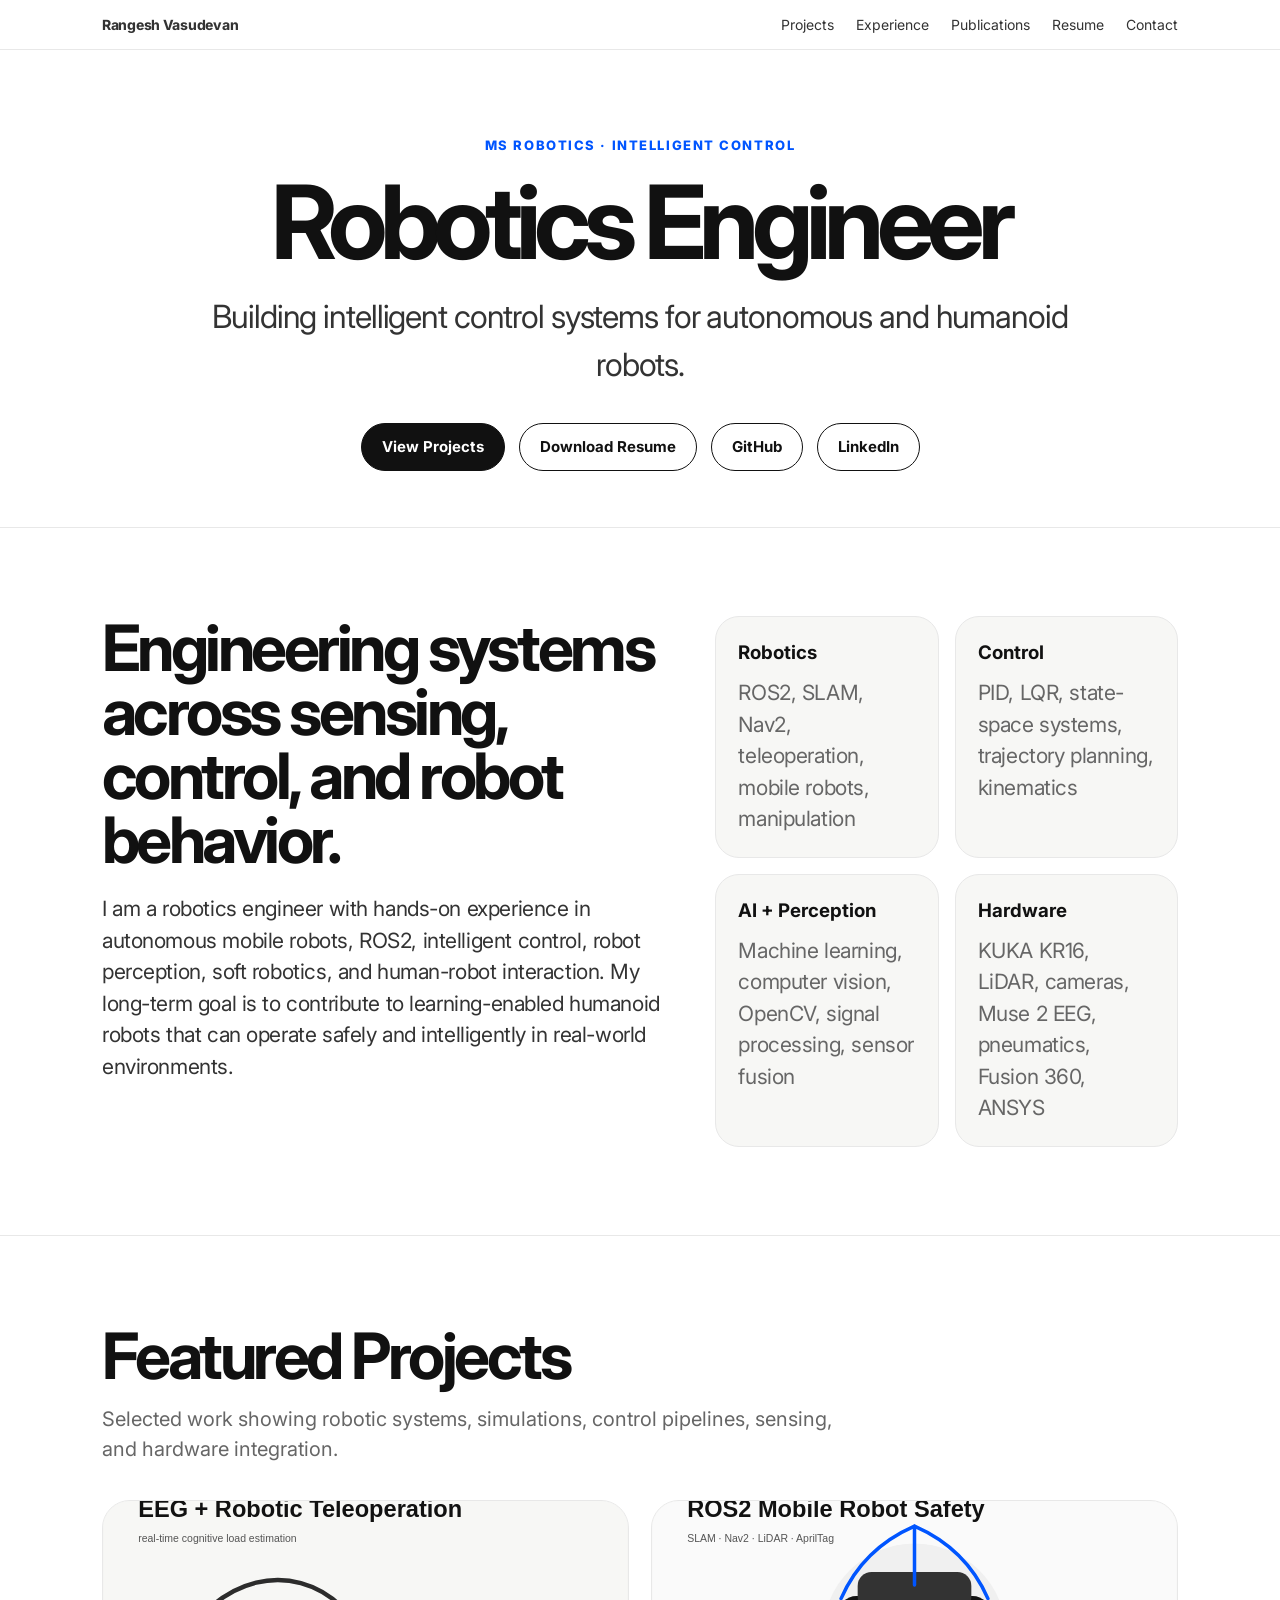
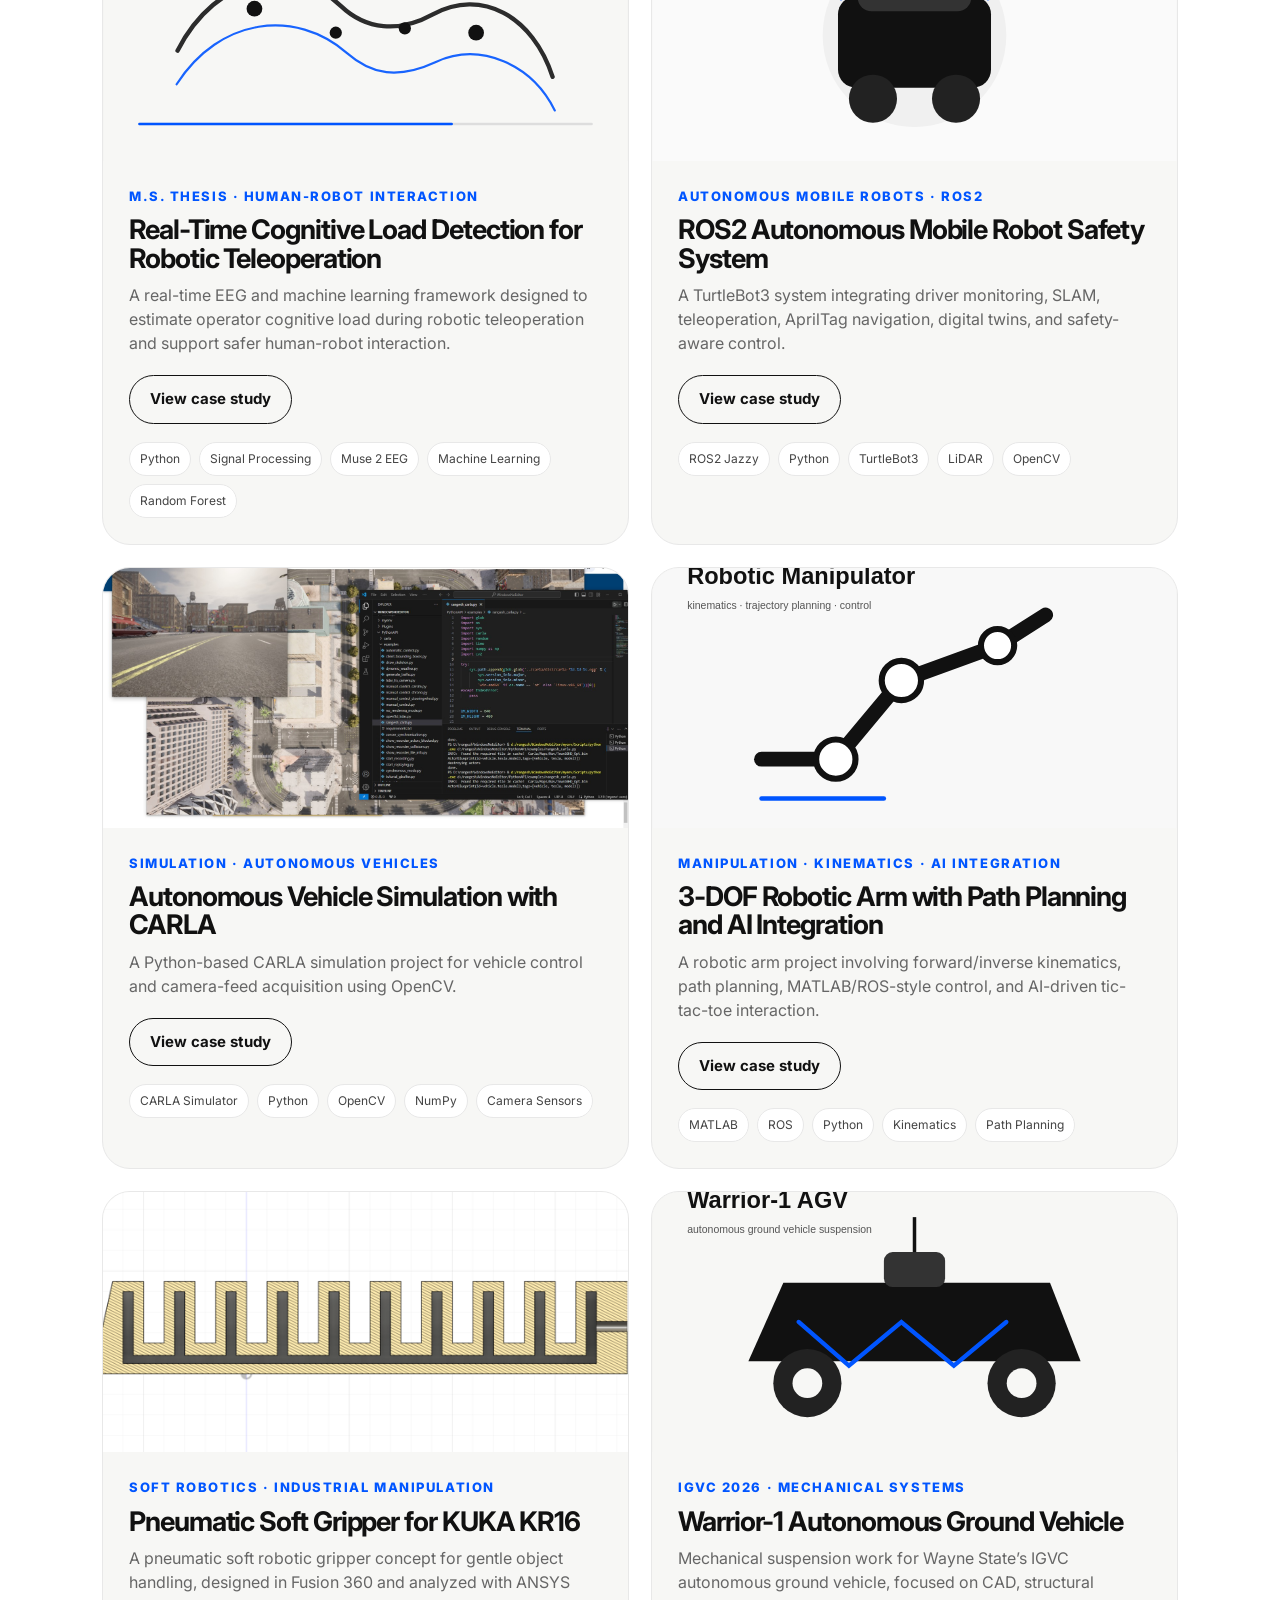
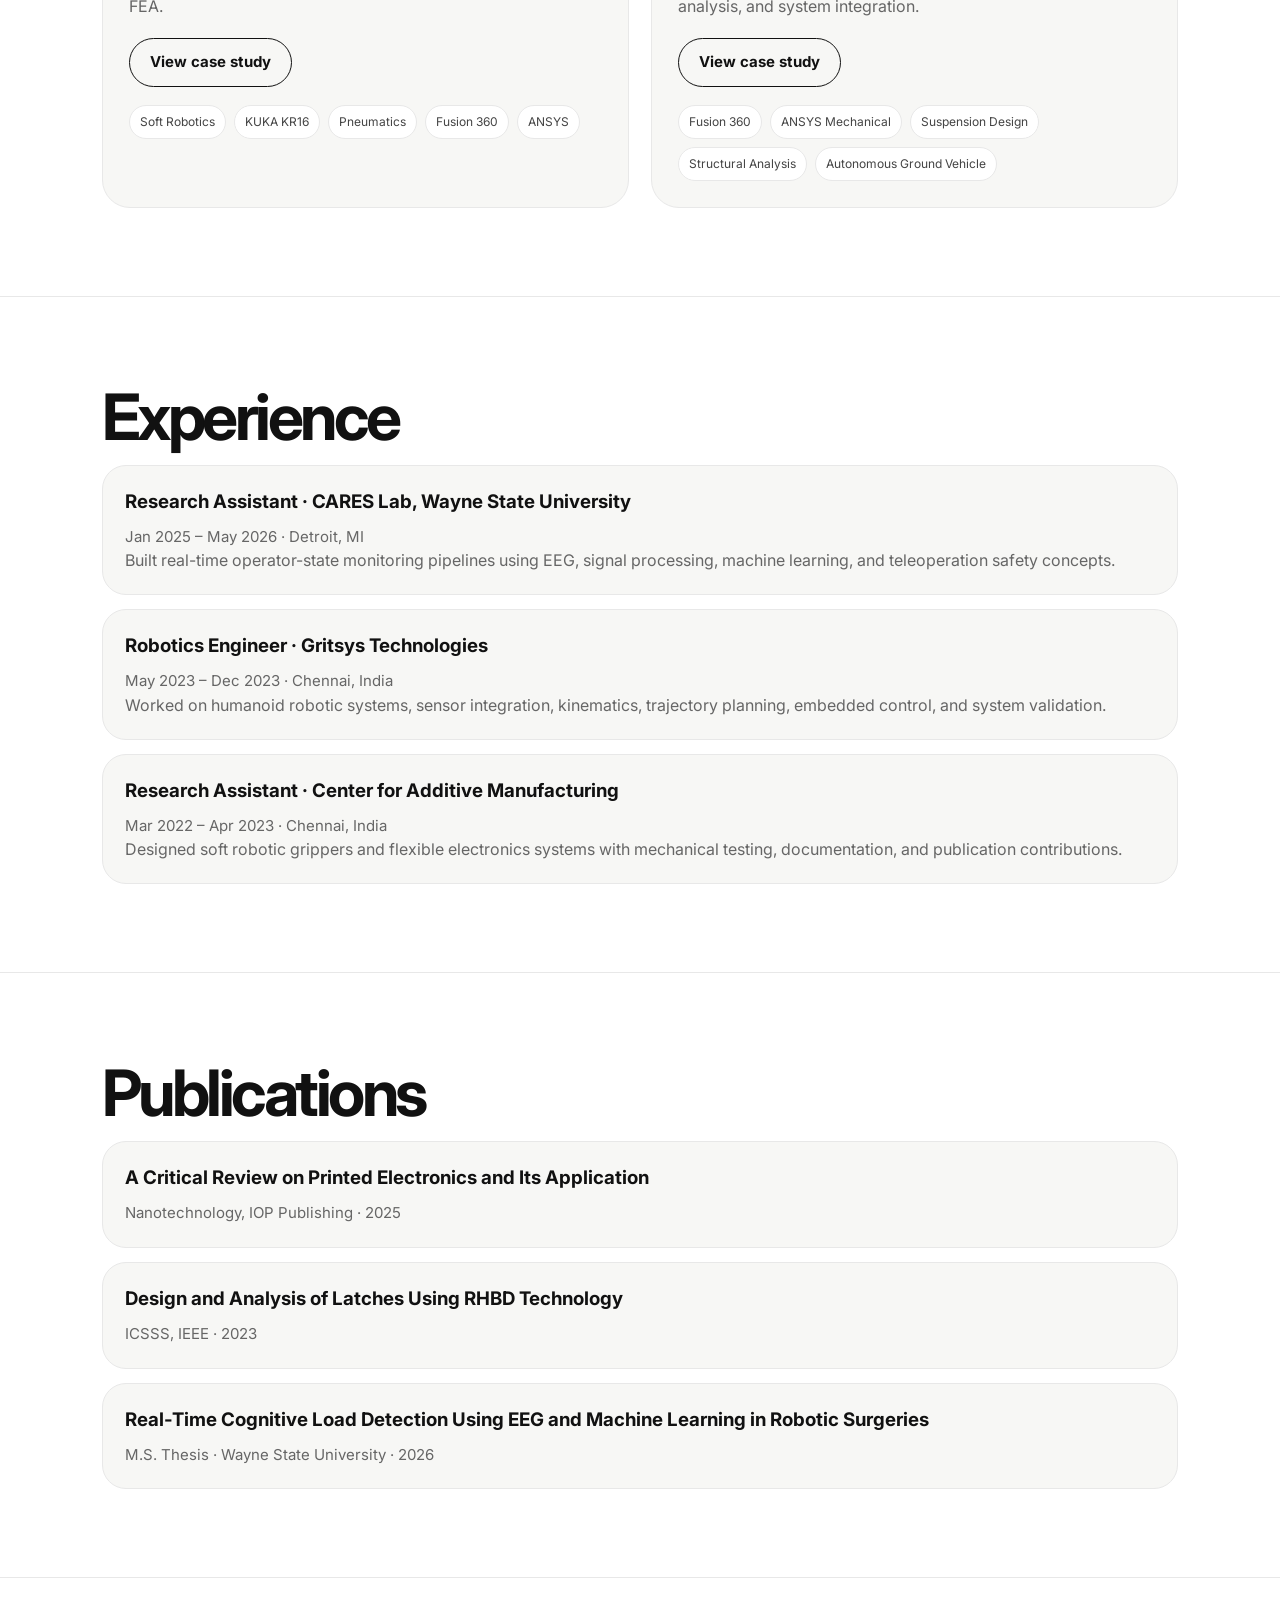
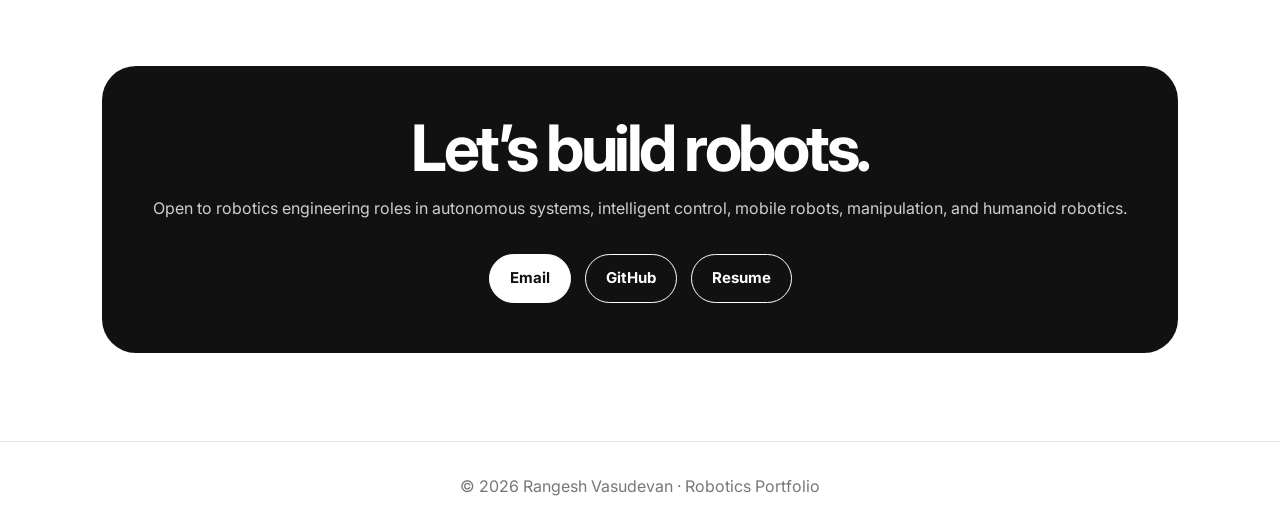
<file: index.html>
<!doctype html>
<html lang="en">
  <head>
    <meta charset="utf-8">
    <meta name="viewport" content="width=device-width, initial-scale=1">
    <title>Rangesh Vasudevan · Robotics Engineer</title>
    <meta name="description" content="Robotics portfolio of Rangesh Vasudevan: ROS2, intelligent control, autonomous robots, teleoperation, soft robotics, and humanoid robotics.">
    <link rel="preconnect" href="https://fonts.googleapis.com">
    <link rel="preconnect" href="https://fonts.gstatic.com" crossorigin>
    <link href="https://fonts.googleapis.com/css2?family=Inter:wght@400;550;650;750;800&display=swap" rel="stylesheet">
    <link rel="stylesheet" href="styles.css">
  </head>
  <body>
    <header class="nav">
      <div class="nav-inner">
        <a class="brand" href="index.html">Rangesh Vasudevan</a>
        <nav class="nav-links">
          <a href="index.html#projects">Projects</a>
          <a href="index.html#experience">Experience</a>
          <a href="index.html#publications">Publications</a>
          <a href="assets/docs/Rangesh_Vasudevan_Resume.pdf">Resume</a>
          <a href="index.html#contact">Contact</a>
        </nav>
      </div>
    </header>
    <main>
      <section class="hero container">
        <div class="kicker">MS Robotics · Intelligent Control</div>
        <h1>Robotics Engineer</h1>
        <p>Building intelligent control systems for autonomous and humanoid robots.</p>
        <div class="buttons">
          <a class="btn primary" href="#projects">View Projects</a>
          <a class="btn" href="assets/docs/Rangesh_Vasudevan_Resume.pdf">Download Resume</a>
          <a class="btn" href="https://github.com/Rangesh15">GitHub</a>
          <a class="btn" href="https://www.linkedin.com/in/rangesh-vasudevan/">LinkedIn</a>
        </div>
        <!-- <div class="hero-media">
          <img src="assets/images/eeg-hero.svg" alt="Robotics engineering montage">
        </div> -->
      </section>

      <section class="section" id="about">
        <div class="container about">
          <div>
            <h2>Engineering systems across sensing, control, and robot behavior.</h2>
            <p>I am a robotics engineer with hands-on experience in autonomous mobile robots, ROS2, intelligent control, robot perception, soft robotics, and human-robot interaction. My long-term goal is to contribute to learning-enabled humanoid robots that can operate safely and intelligently in real-world environments.</p>
          </div>
          <div class="skill-groups">
            <div class="skill"><h3>Robotics</h3><p>ROS2, SLAM, Nav2, teleoperation, mobile robots, manipulation</p></div>
            <div class="skill"><h3>Control</h3><p>PID, LQR, state-space systems, trajectory planning, kinematics</p></div>
            <div class="skill"><h3>AI + Perception</h3><p>Machine learning, computer vision, OpenCV, signal processing, sensor fusion</p></div>
            <div class="skill"><h3>Hardware</h3><p>KUKA KR16, LiDAR, cameras, Muse 2 EEG, pneumatics, Fusion 360, ANSYS</p></div>
          </div>
        </div>
      </section>

      <section class="section" id="projects">
        <div class="container">
          <h2>Featured Projects</h2>
          <p class="section-lead">Selected work showing robotic systems, simulations, control pipelines, sensing, and hardware integration.</p>
          <div class="grid" id="project-grid"></div>
        </div>
      </section>

      <section class="section" id="experience">
        <div class="container">
          <h2>Experience</h2>
          <div class="timeline">
            <div class="item"><h3>Research Assistant · CARES Lab, Wayne State University</h3><div class="meta">Jan 2025 – May 2026 · Detroit, MI</div><p>Built real-time operator-state monitoring pipelines using EEG, signal processing, machine learning, and teleoperation safety concepts.</p></div>
            <div class="item"><h3>Robotics Engineer · Gritsys Technologies</h3><div class="meta">May 2023 – Dec 2023 · Chennai, India</div><p>Worked on humanoid robotic systems, sensor integration, kinematics, trajectory planning, embedded control, and system validation.</p></div>
            <div class="item"><h3>Research Assistant · Center for Additive Manufacturing</h3><div class="meta">Mar 2022 – Apr 2023 · Chennai, India</div><p>Designed soft robotic grippers and flexible electronics systems with mechanical testing, documentation, and publication contributions.</p></div>
          </div>
        </div>
      </section>

      <section class="section" id="publications">
        <div class="container">
          <h2>Publications</h2>

          <div class="pubs">

            <a
              class="item publication-card"
              href="https://doi.org/10.1088/1361-6528/adbcb4"
              target="_blank"
              rel="noopener noreferrer"
            >
              <h3>A Critical Review on Printed Electronics and Its Application</h3>
              <div class="meta">
                Nanotechnology, IOP Publishing · 2025
              </div>
            </a>

            <a
              class="item publication-card"
              href="https://doi.org/10.1109/ICSSS58085.2023.10407965"
              target="_blank"
              rel="noopener noreferrer"
            >
              <h3>Design and Analysis of Latches Using RHBD Technology</h3>
              <div class="meta">
                ICSSS, IEEE · 2023
              </div>
            </a>

            <div class="item">
              <h3>
                Real-Time Cognitive Load Detection Using EEG and Machine Learning in Robotic Surgeries
              </h3>
              <div class="meta">
                M.S. Thesis · Wayne State University · 2026 
              </div>
            </div>

          </div>
        </div>
      </section>

      <section class="section" id="contact">
        <div class="container">
          <div class="contact">
            <h2>Let’s build robots.</h2>
            <p>Open to robotics engineering roles in autonomous systems, intelligent control, mobile robots, manipulation, and humanoid robotics.</p>
            <div class="buttons">
              <a class="btn primary" href="mailto:rangeshsasthavasudevan@gmail.com">Email</a>
              <a class="btn" href="https://github.com/Rangesh15">GitHub</a>
              <a class="btn" href="assets/docs/Rangesh_Vasudevan_Resume.pdf">Resume</a>
            </div>
          </div>
        </div>
      </section>
    </main>
    <footer class="footer">© 2026 Rangesh Vasudevan · Robotics Portfolio</footer>
    <script src="projects.js"></script>
    <script src="script.js"></script>
  </body>
</html>
</file>
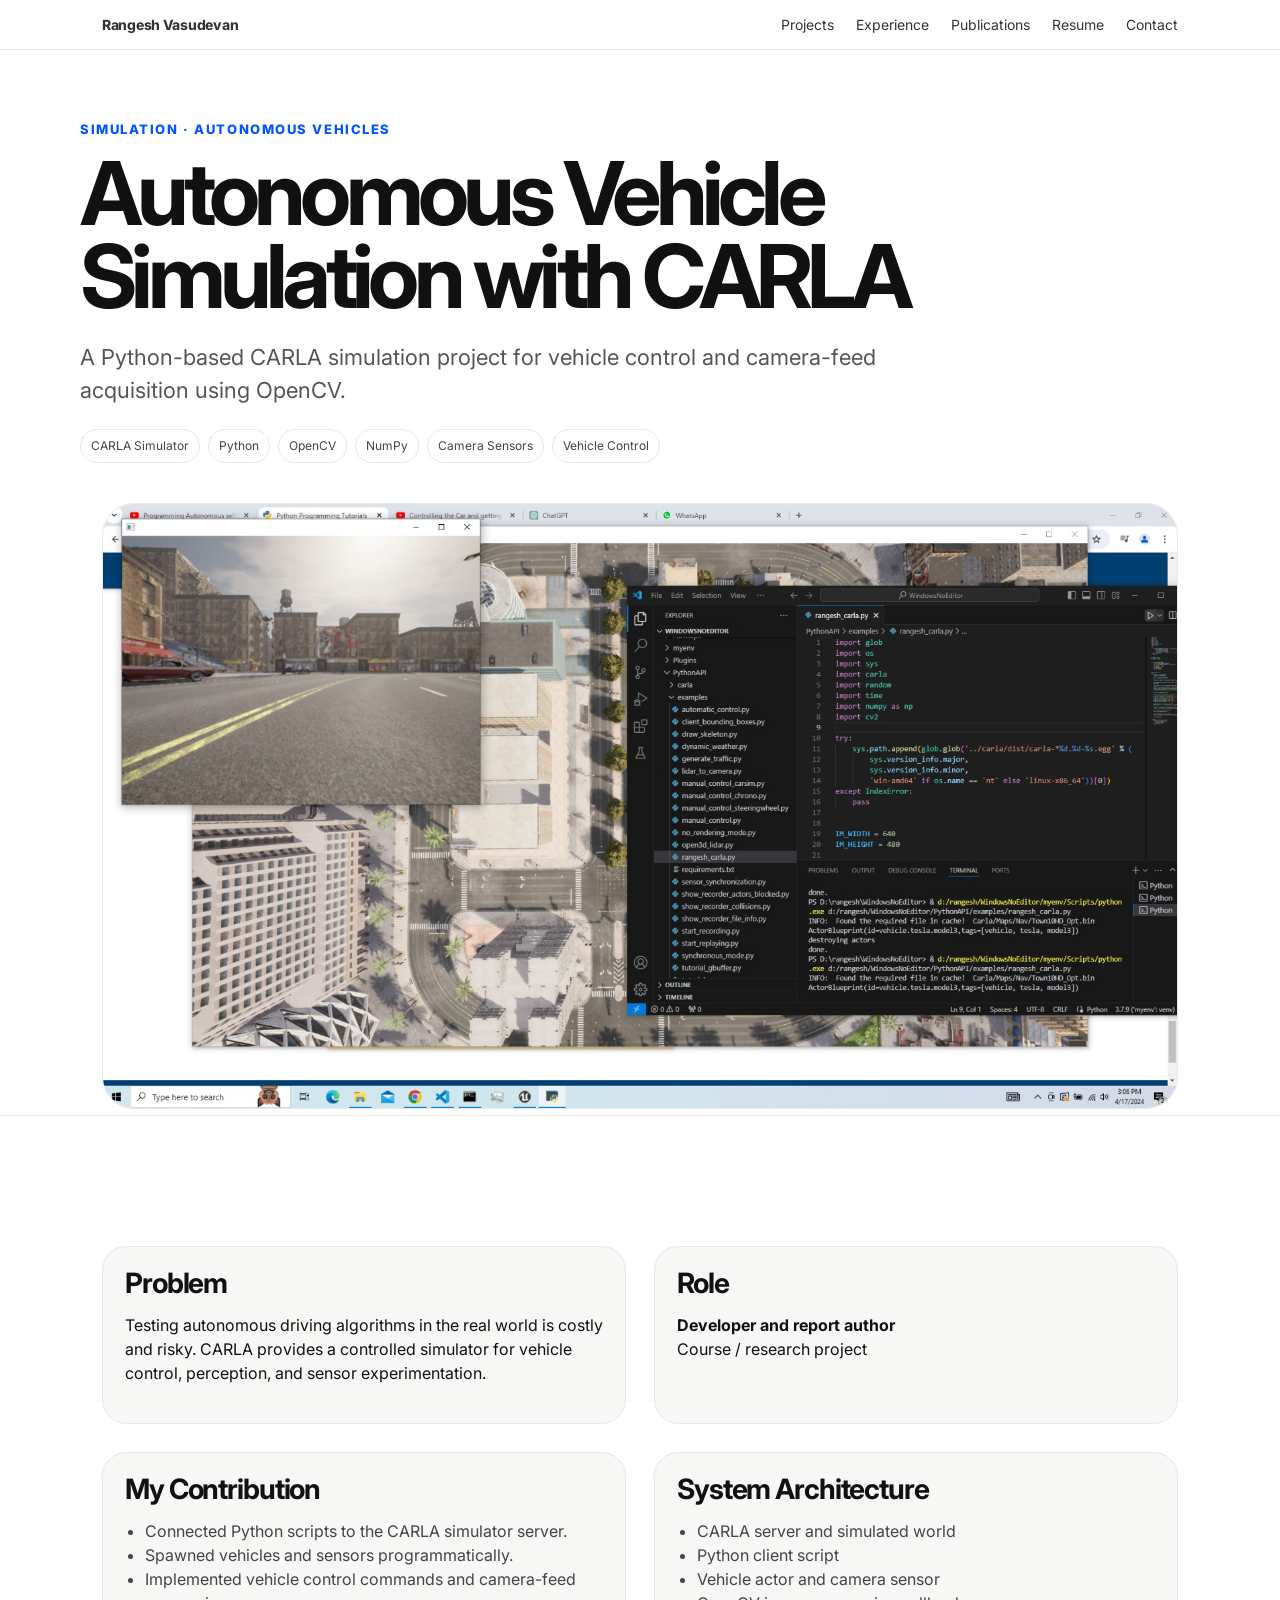
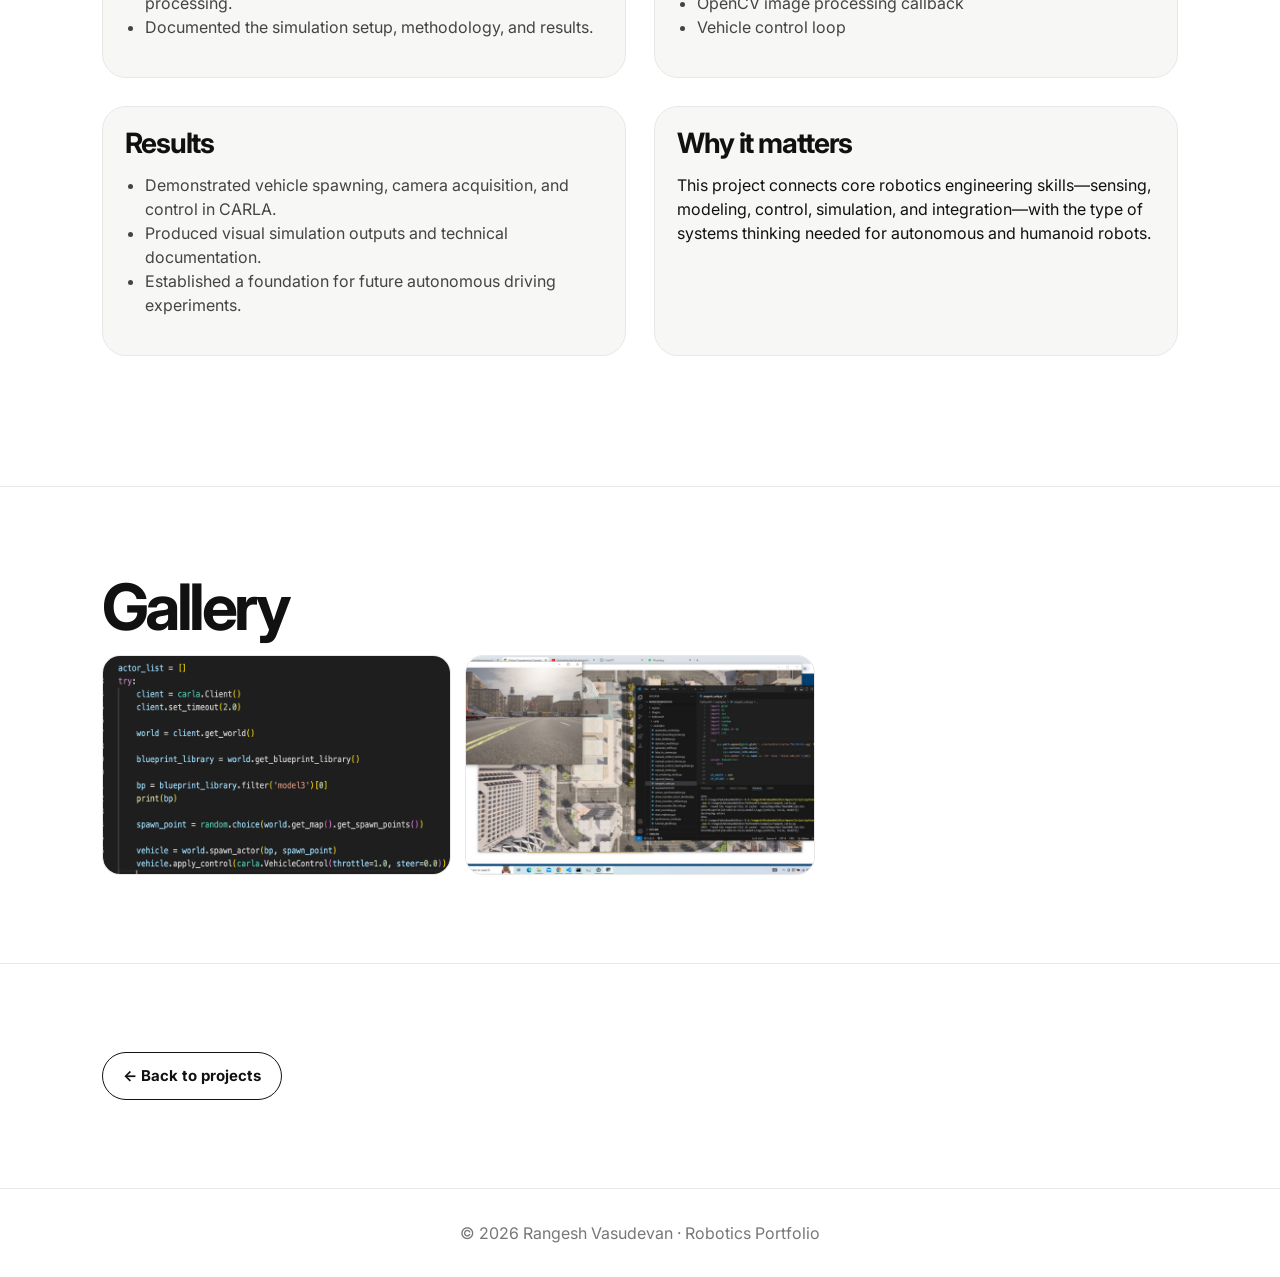
<file: projects/carla-autonomous-driving.html>
<!doctype html>
<html lang="en">
  <head>
    <meta charset="utf-8">
    <meta name="viewport" content="width=device-width, initial-scale=1">
    <title>Autonomous Vehicle Simulation with CARLA · Rangesh Vasudevan</title>
    <meta name="description" content="A Python-based CARLA simulation project for vehicle control and camera-feed acquisition using OpenCV.">
    <link rel="preconnect" href="https://fonts.googleapis.com">
    <link rel="preconnect" href="https://fonts.gstatic.com" crossorigin>
    <link href="https://fonts.googleapis.com/css2?family=Inter:wght@400;550;650;750;800&display=swap" rel="stylesheet">
    <link rel="stylesheet" href="../styles.css">
  </head>
  <body>
    <header class="nav">
      <div class="nav-inner">
        <a class="brand" href="../index.html">Rangesh Vasudevan</a>
        <nav class="nav-links">
          <a href="../index.html#projects">Projects</a>
          <a href="../index.html#experience">Experience</a>
          <a href="../index.html#publications">Publications</a>
          <a href="../assets/docs/Rangesh_Vasudevan_Resume.pdf">Resume</a>
          <a href="../index.html#contact">Contact</a>
        </nav>
      </div>
    </header>
    <main>
      <section class="project-hero container">
        <div class="eyebrow">Simulation · Autonomous Vehicles</div>
        <h1>Autonomous Vehicle Simulation with CARLA</h1>
        <p>A Python-based CARLA simulation project for vehicle control and camera-feed acquisition using OpenCV.</p>
        <div class="tags">
          <span class="tag">CARLA Simulator</span>
          <span class="tag">Python</span>
          <span class="tag">OpenCV</span>
          <span class="tag">NumPy</span>
          <span class="tag">Camera Sensors</span>
          <span class="tag">Vehicle Control</span>
        </div>
      </section>

      <div class="container">
        <img class="project-img" src="../assets/images/carla-2.jpeg" alt="Autonomous Vehicle Simulation with CARLA">
      </div>

      <section class="section">
        <div class="container">
          <div class="case-grid">
            <div class="case-box">
              <h2>Problem</h2>
              <p>Testing autonomous driving algorithms in the real world is costly and risky. CARLA provides a controlled simulator for vehicle control, perception, and sensor experimentation.</p>
            </div>
            <div class="case-box">
              <h2>Role</h2>
              <p><strong>Developer and report author</strong><br>Course / research project</p>
            </div>
            <div class="case-box">
              <h2>My Contribution</h2>
              <ul>
                <li>Connected Python scripts to the CARLA simulator server.</li>
                <li>Spawned vehicles and sensors programmatically.</li>
                <li>Implemented vehicle control commands and camera-feed processing.</li>
                <li>Documented the simulation setup, methodology, and results.</li>
              </ul>
            </div>
            <div class="case-box">
              <h2>System Architecture</h2>
              <ul>
                <li>CARLA server and simulated world</li>
                <li>Python client script</li>
                <li>Vehicle actor and camera sensor</li>
                <li>OpenCV image processing callback</li>
                <li>Vehicle control loop</li>
              </ul>
            </div>
            <div class="case-box">
              <h2>Results</h2>
              <ul>
                <li>Demonstrated vehicle spawning, camera acquisition, and control in CARLA.</li>
                <li>Produced visual simulation outputs and technical documentation.</li>
                <li>Established a foundation for future autonomous driving experiments.</li>
              </ul>
            </div>
            <div class="case-box">
              <h2>Why it matters</h2>
              <p>This project connects core robotics engineering skills—sensing, modeling, control, simulation, and integration—with the type of systems thinking needed for autonomous and humanoid robots.</p>
            </div>
          </div>
        </div>
      </section>

      <section class="section">
        <div class="container">
          <h2>Gallery</h2>
          <div class="gallery">
            <img src="../assets/images/carla-1.png" alt="Autonomous Vehicle Simulation with CARLA image">
            <img src="../assets/images/carla-2.jpeg" alt="Autonomous Vehicle Simulation with CARLA image">
          </div>
        </div>
      </section>
      <section class="section">
        <div class="container">
          <a class="btn" href="../index.html#projects">← Back to projects</a>
        </div>
      </section>
    </main>
    <footer class="footer">© 2026 Rangesh Vasudevan · Robotics Portfolio</footer>
  </body>
</html>
</file>
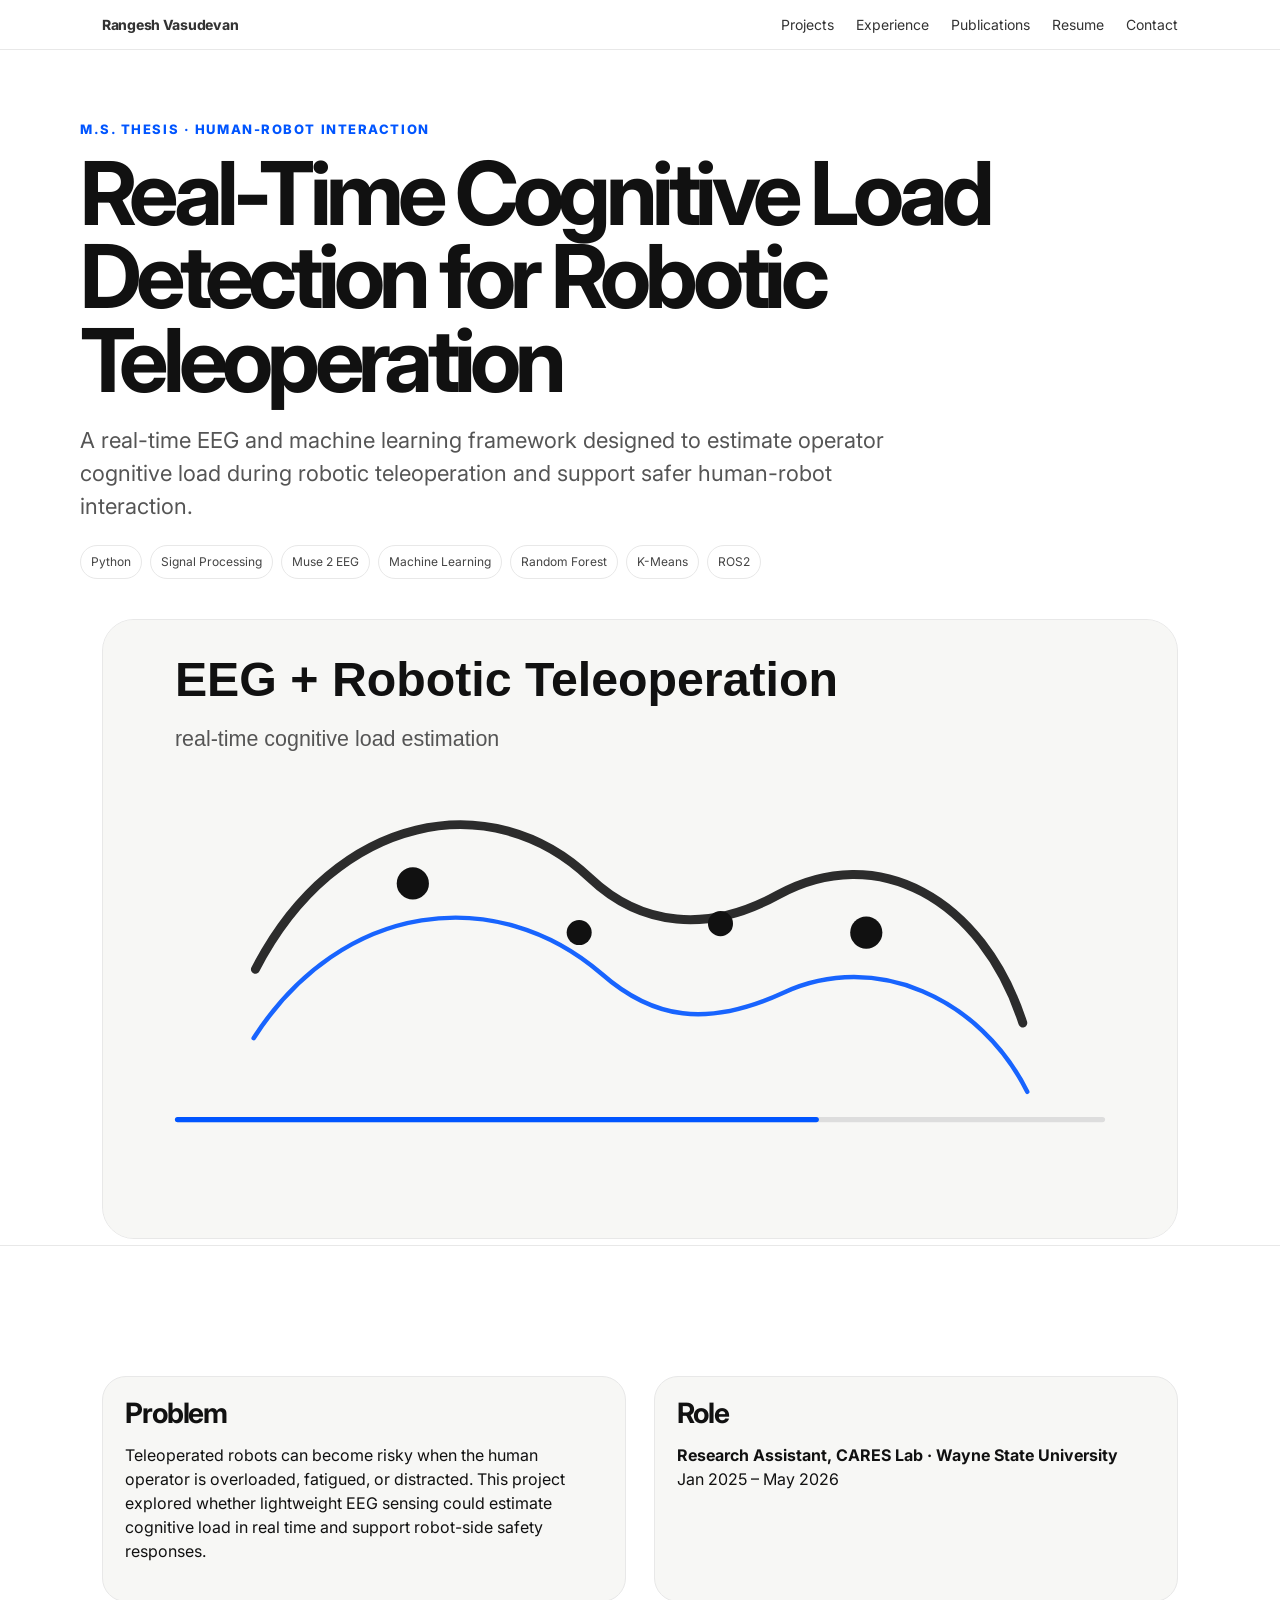
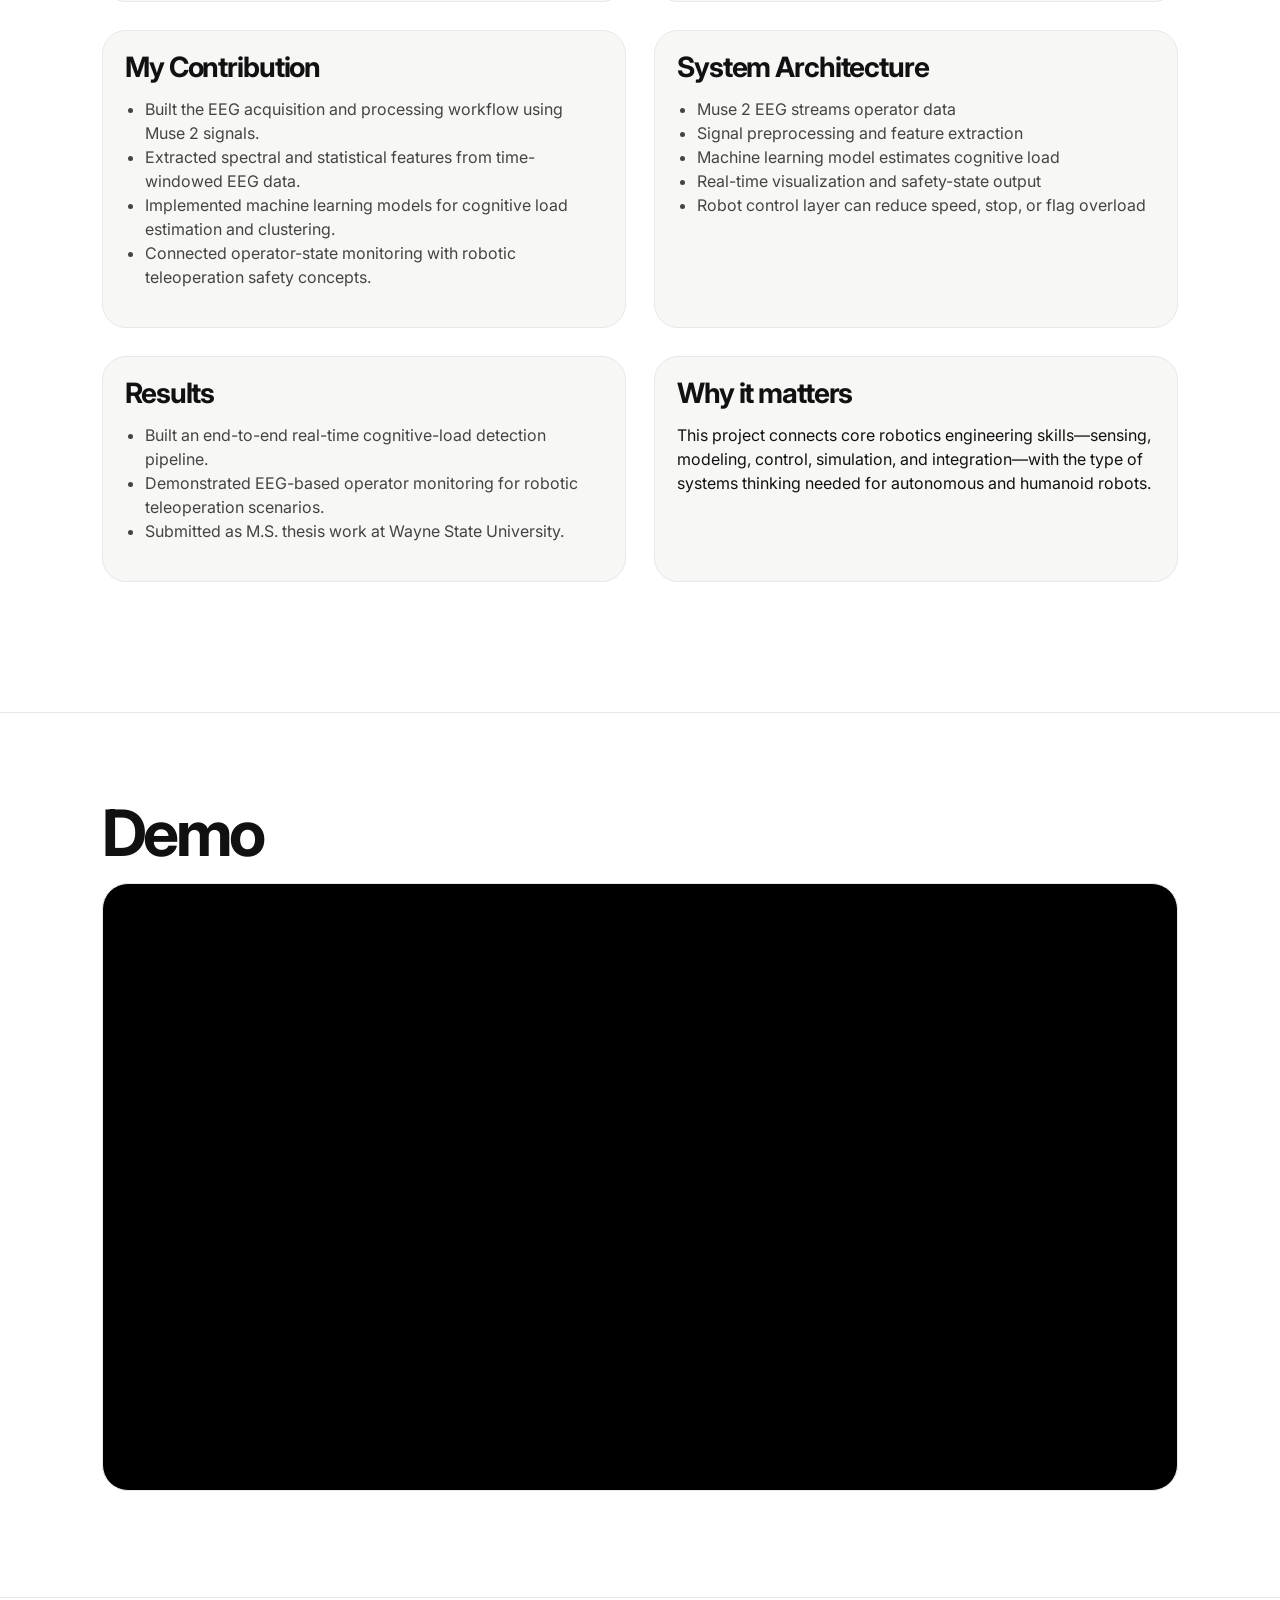
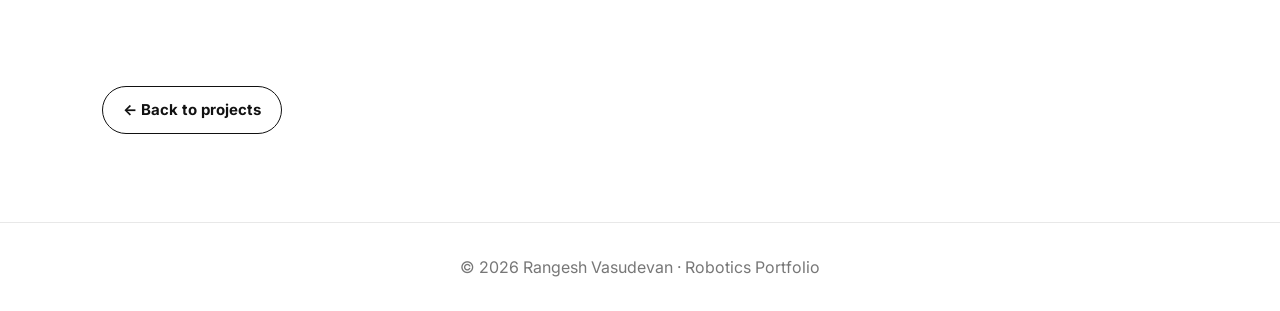
<file: projects/eeg-teleoperation.html>
<!doctype html>
<html lang="en">
  <head>
    <meta charset="utf-8">
    <meta name="viewport" content="width=device-width, initial-scale=1">
    <title>Real-Time Cognitive Load Detection for Robotic Teleoperation · Rangesh Vasudevan</title>
    <meta name="description" content="A real-time EEG and machine learning framework designed to estimate operator cognitive load during robotic teleoperation and support safer human-robot interaction.">
    <link rel="preconnect" href="https://fonts.googleapis.com">
    <link rel="preconnect" href="https://fonts.gstatic.com" crossorigin>
    <link href="https://fonts.googleapis.com/css2?family=Inter:wght@400;550;650;750;800&display=swap" rel="stylesheet">
    <link rel="stylesheet" href="../styles.css">
  </head>
  <body>
    <header class="nav">
      <div class="nav-inner">
        <a class="brand" href="../index.html">Rangesh Vasudevan</a>
        <nav class="nav-links">
          <a href="../index.html#projects">Projects</a>
          <a href="../index.html#experience">Experience</a>
          <a href="../index.html#publications">Publications</a>
          <a href="../assets/docs/Rangesh_Vasudevan_Resume.pdf">Resume</a>
          <a href="../index.html#contact">Contact</a>
        </nav>
      </div>
    </header>
    <main>
      <section class="project-hero container">
        <div class="eyebrow">M.S. Thesis · Human-Robot Interaction</div>
        <h1>Real-Time Cognitive Load Detection for Robotic Teleoperation</h1>
        <p>A real-time EEG and machine learning framework designed to estimate operator cognitive load during robotic teleoperation and support safer human-robot interaction.</p>
        <div class="tags">
          <span class="tag">Python</span>
          <span class="tag">Signal Processing</span>
          <span class="tag">Muse 2 EEG</span>
          <span class="tag">Machine Learning</span>
          <span class="tag">Random Forest</span>
          <span class="tag">K-Means</span>
          <span class="tag">ROS2</span>
        </div>
      </section>

      <div class="container">
        <img class="project-img" src="../assets/images/eeg-hero.svg" alt="Real-Time Cognitive Load Detection for Robotic Teleoperation">
      </div>

      <section class="section">
        <div class="container">
          <div class="case-grid">
            <div class="case-box">
              <h2>Problem</h2>
              <p>Teleoperated robots can become risky when the human operator is overloaded, fatigued, or distracted. This project explored whether lightweight EEG sensing could estimate cognitive load in real time and support robot-side safety responses.</p>
            </div>
            <div class="case-box">
              <h2>Role</h2>
              <p><strong>Research Assistant, CARES Lab · Wayne State University</strong><br>Jan 2025 – May 2026</p>
            </div>
            <div class="case-box">
              <h2>My Contribution</h2>
              <ul>
                <li>Built the EEG acquisition and processing workflow using Muse 2 signals.</li>
                <li>Extracted spectral and statistical features from time-windowed EEG data.</li>
                <li>Implemented machine learning models for cognitive load estimation and clustering.</li>
                <li>Connected operator-state monitoring with robotic teleoperation safety concepts.</li>
              </ul>
            </div>
            <div class="case-box">
              <h2>System Architecture</h2>
              <ul>
                <li>Muse 2 EEG streams operator data</li>
                <li>Signal preprocessing and feature extraction</li>
                <li>Machine learning model estimates cognitive load</li>
                <li>Real-time visualization and safety-state output</li>
                <li>Robot control layer can reduce speed, stop, or flag overload</li>
              </ul>
            </div>
            <div class="case-box">
              <h2>Results</h2>
              <ul>
                <li>Built an end-to-end real-time cognitive-load detection pipeline.</li>
                <li>Demonstrated EEG-based operator monitoring for robotic teleoperation scenarios.</li>
                <li>Submitted as M.S. thesis work at Wayne State University.</li>
              </ul>
            </div>
            <div class="case-box">
              <h2>Why it matters</h2>
              <p>This project connects core robotics engineering skills—sensing, modeling, control, simulation, and integration—with the type of systems thinking needed for autonomous and humanoid robots.</p>
            </div>
          </div>
        </div>
      </section>

      <section class="section">
        <div class="container">
          <h2>Demo</h2>
          <div class="video">
            <iframe
              src="https://www.youtube.com/embed/LZMdrNEaGCM"
              title="Driver Monitoring for Teleoperated TurtleBot"
              allow="accelerometer; autoplay; clipboard-write; encrypted-media; gyroscope; picture-in-picture; web-share"
              allowfullscreen>
            </iframe>
          </div>
        </div>
      </section>
      <section class="section">
        <div class="container">
          <a class="btn" href="../index.html#projects">← Back to projects</a>
        </div>
      </section>
    </main>
    <footer class="footer">© 2026 Rangesh Vasudevan · Robotics Portfolio</footer>
  </body>
</html>
</file>
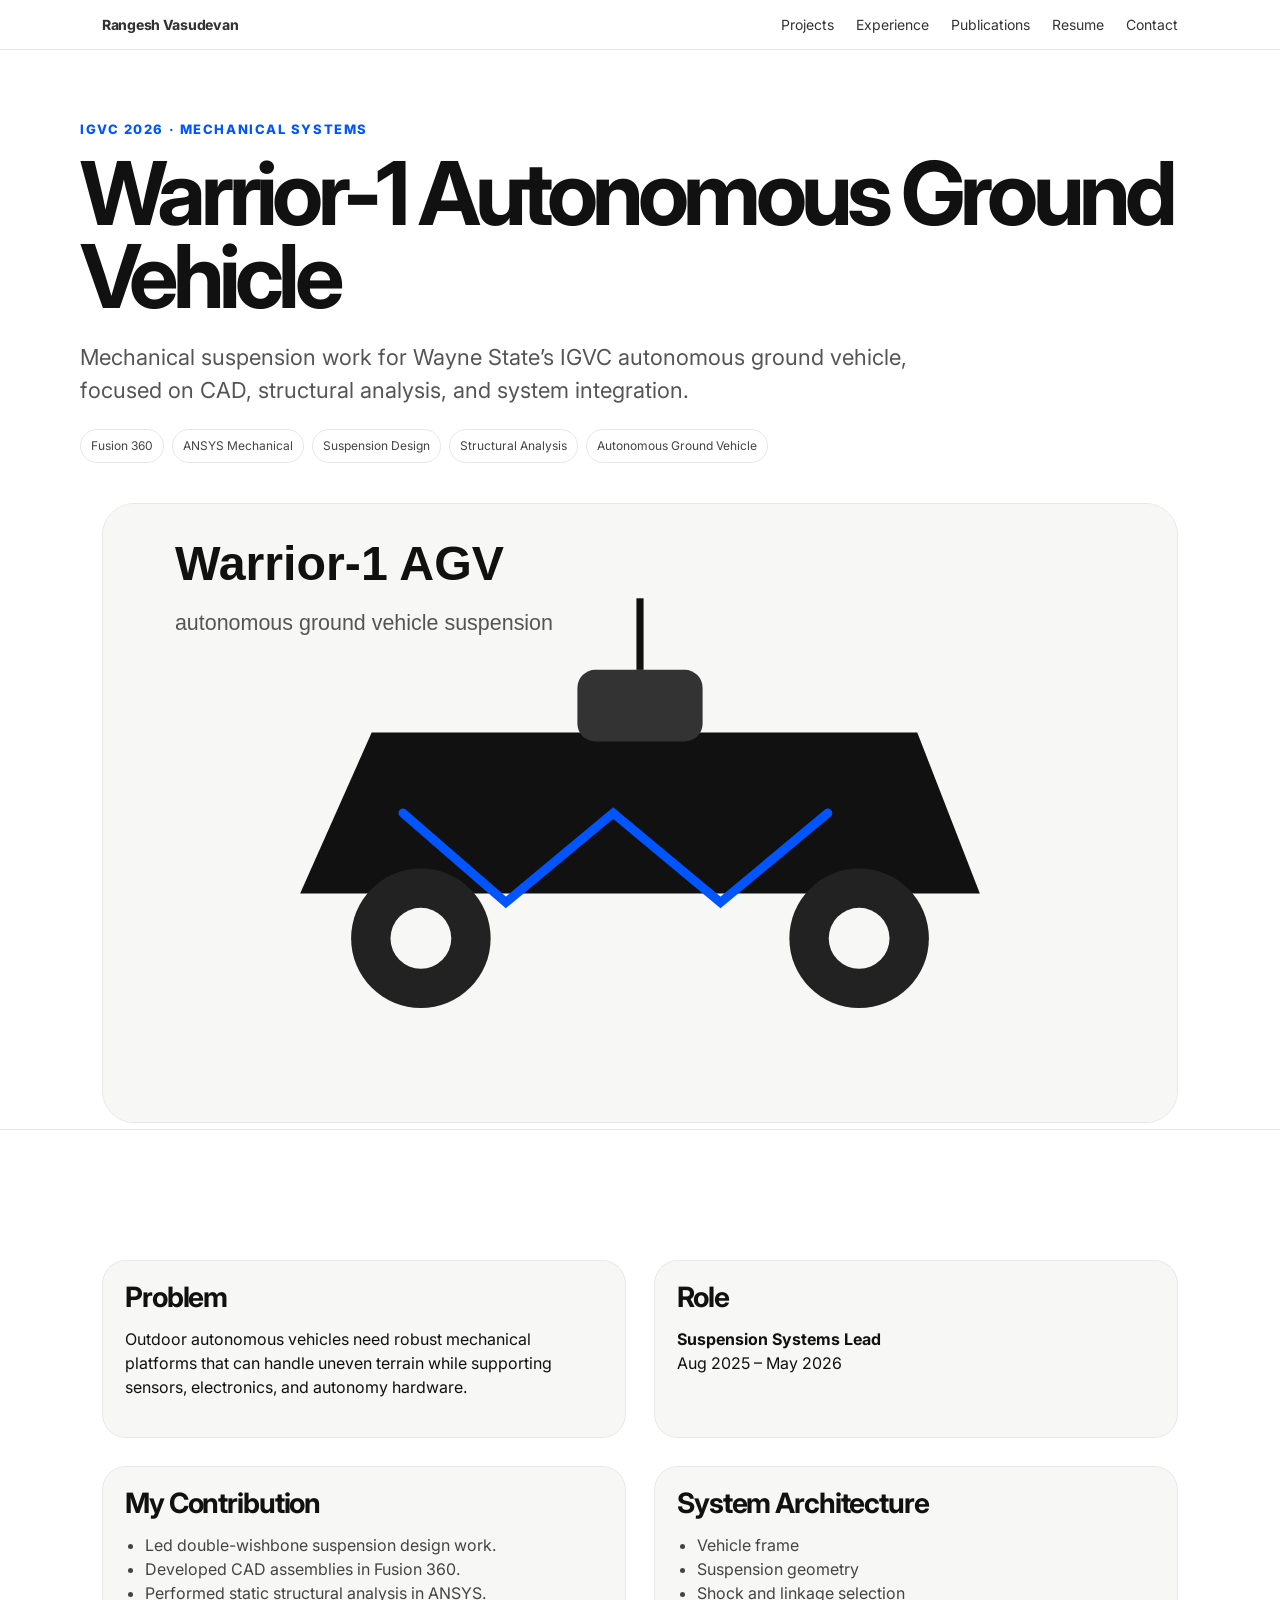
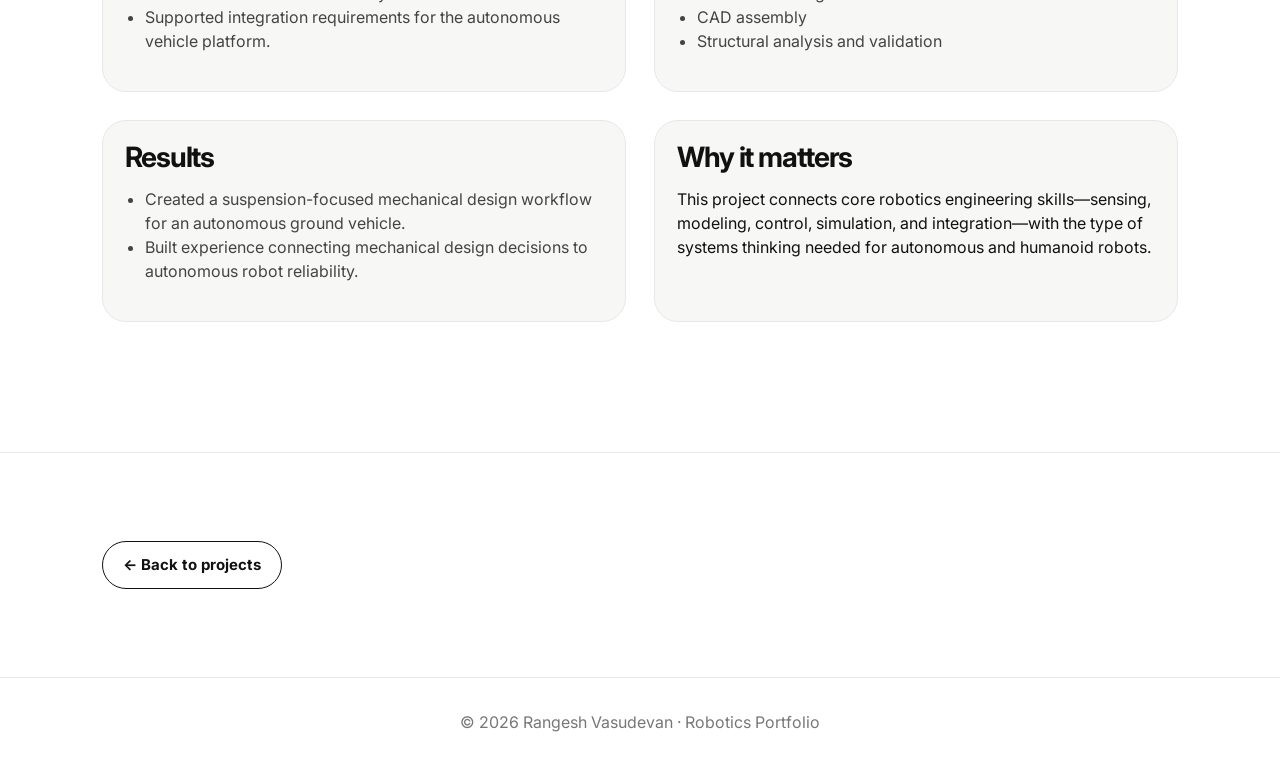
<file: projects/igvc-warrior1.html>
<!doctype html>
<html lang="en">
  <head>
    <meta charset="utf-8">
    <meta name="viewport" content="width=device-width, initial-scale=1">
    <title>Warrior-1 Autonomous Ground Vehicle · Rangesh Vasudevan</title>
    <meta name="description" content="Mechanical suspension work for Wayne State’s IGVC autonomous ground vehicle, focused on CAD, structural analysis, and system integration.">
    <link rel="preconnect" href="https://fonts.googleapis.com">
    <link rel="preconnect" href="https://fonts.gstatic.com" crossorigin>
    <link href="https://fonts.googleapis.com/css2?family=Inter:wght@400;550;650;750;800&display=swap" rel="stylesheet">
    <link rel="stylesheet" href="../styles.css">
  </head>
  <body>
    <header class="nav">
      <div class="nav-inner">
        <a class="brand" href="../index.html">Rangesh Vasudevan</a>
        <nav class="nav-links">
          <a href="../index.html#projects">Projects</a>
          <a href="../index.html#experience">Experience</a>
          <a href="../index.html#publications">Publications</a>
          <a href="../assets/docs/Rangesh_Vasudevan_Resume.pdf">Resume</a>
          <a href="../index.html#contact">Contact</a>
        </nav>
      </div>
    </header>
    <main>
      <section class="project-hero container">
        <div class="eyebrow">IGVC 2026 · Mechanical Systems</div>
        <h1>Warrior-1 Autonomous Ground Vehicle</h1>
        <p>Mechanical suspension work for Wayne State’s IGVC autonomous ground vehicle, focused on CAD, structural analysis, and system integration.</p>
        <div class="tags">
          <span class="tag">Fusion 360</span>
          <span class="tag">ANSYS Mechanical</span>
          <span class="tag">Suspension Design</span>
          <span class="tag">Structural Analysis</span>
          <span class="tag">Autonomous Ground Vehicle</span>
        </div>
      </section>

      <div class="container">
        <img class="project-img" src="../assets/images/igvc-hero.svg" alt="Warrior-1 Autonomous Ground Vehicle">
      </div>

      <section class="section">
        <div class="container">
          <div class="case-grid">
            <div class="case-box">
              <h2>Problem</h2>
              <p>Outdoor autonomous vehicles need robust mechanical platforms that can handle uneven terrain while supporting sensors, electronics, and autonomy hardware.</p>
            </div>
            <div class="case-box">
              <h2>Role</h2>
              <p><strong>Suspension Systems Lead</strong><br>Aug 2025 – May 2026</p>
            </div>
            <div class="case-box">
              <h2>My Contribution</h2>
              <ul>
                <li>Led double-wishbone suspension design work.</li>
                <li>Developed CAD assemblies in Fusion 360.</li>
                <li>Performed static structural analysis in ANSYS.</li>
                <li>Supported integration requirements for the autonomous vehicle platform.</li>
              </ul>
            </div>
            <div class="case-box">
              <h2>System Architecture</h2>
              <ul>
                <li>Vehicle frame</li>
                <li>Suspension geometry</li>
                <li>Shock and linkage selection</li>
                <li>CAD assembly</li>
                <li>Structural analysis and validation</li>
              </ul>
            </div>
            <div class="case-box">
              <h2>Results</h2>
              <ul>
                <li>Created a suspension-focused mechanical design workflow for an autonomous ground vehicle.</li>
                <li>Built experience connecting mechanical design decisions to autonomous robot reliability.</li>
              </ul>
            </div>
            <div class="case-box">
              <h2>Why it matters</h2>
              <p>This project connects core robotics engineering skills—sensing, modeling, control, simulation, and integration—with the type of systems thinking needed for autonomous and humanoid robots.</p>
            </div>
          </div>
        </div>
      </section>

      <section class="section">
        <div class="container">
          <a class="btn" href="../index.html#projects">← Back to projects</a>
        </div>
      </section>
    </main>
    <footer class="footer">© 2026 Rangesh Vasudevan · Robotics Portfolio</footer>
  </body>
</html>
</file>
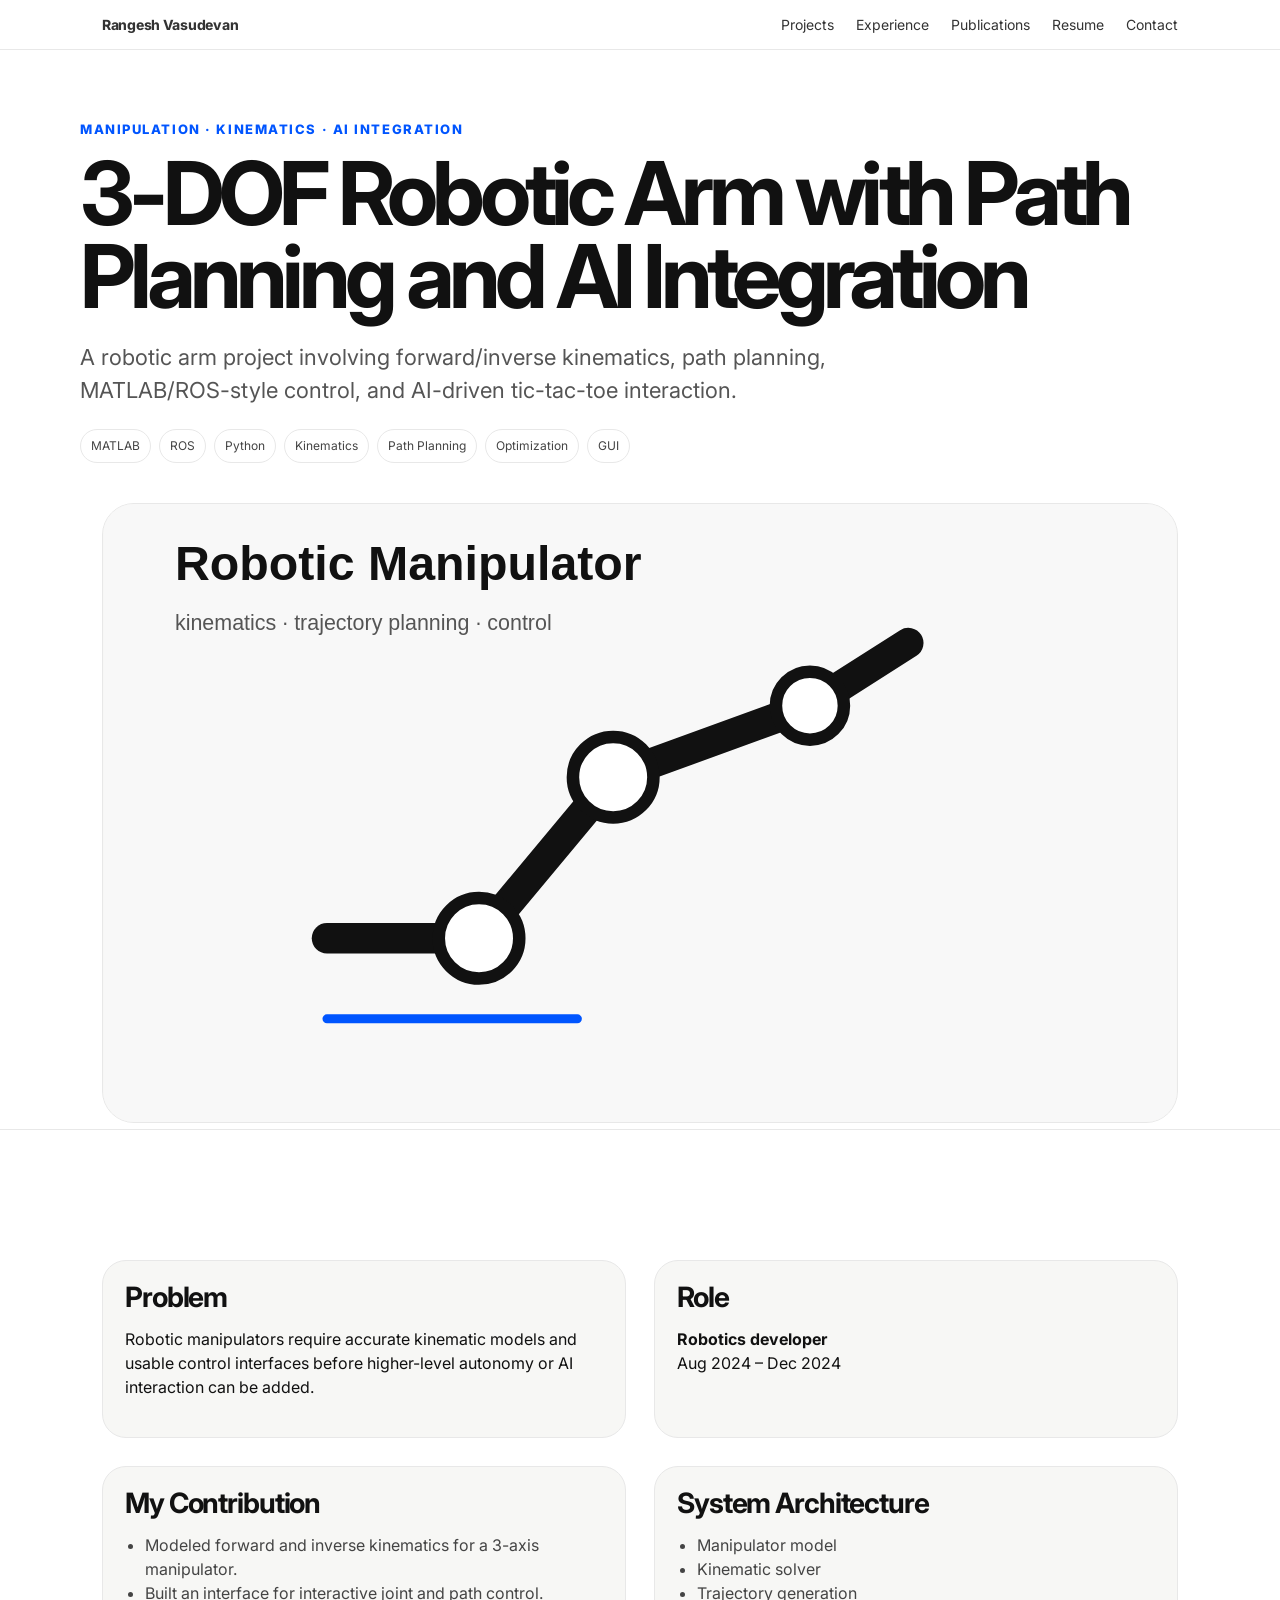
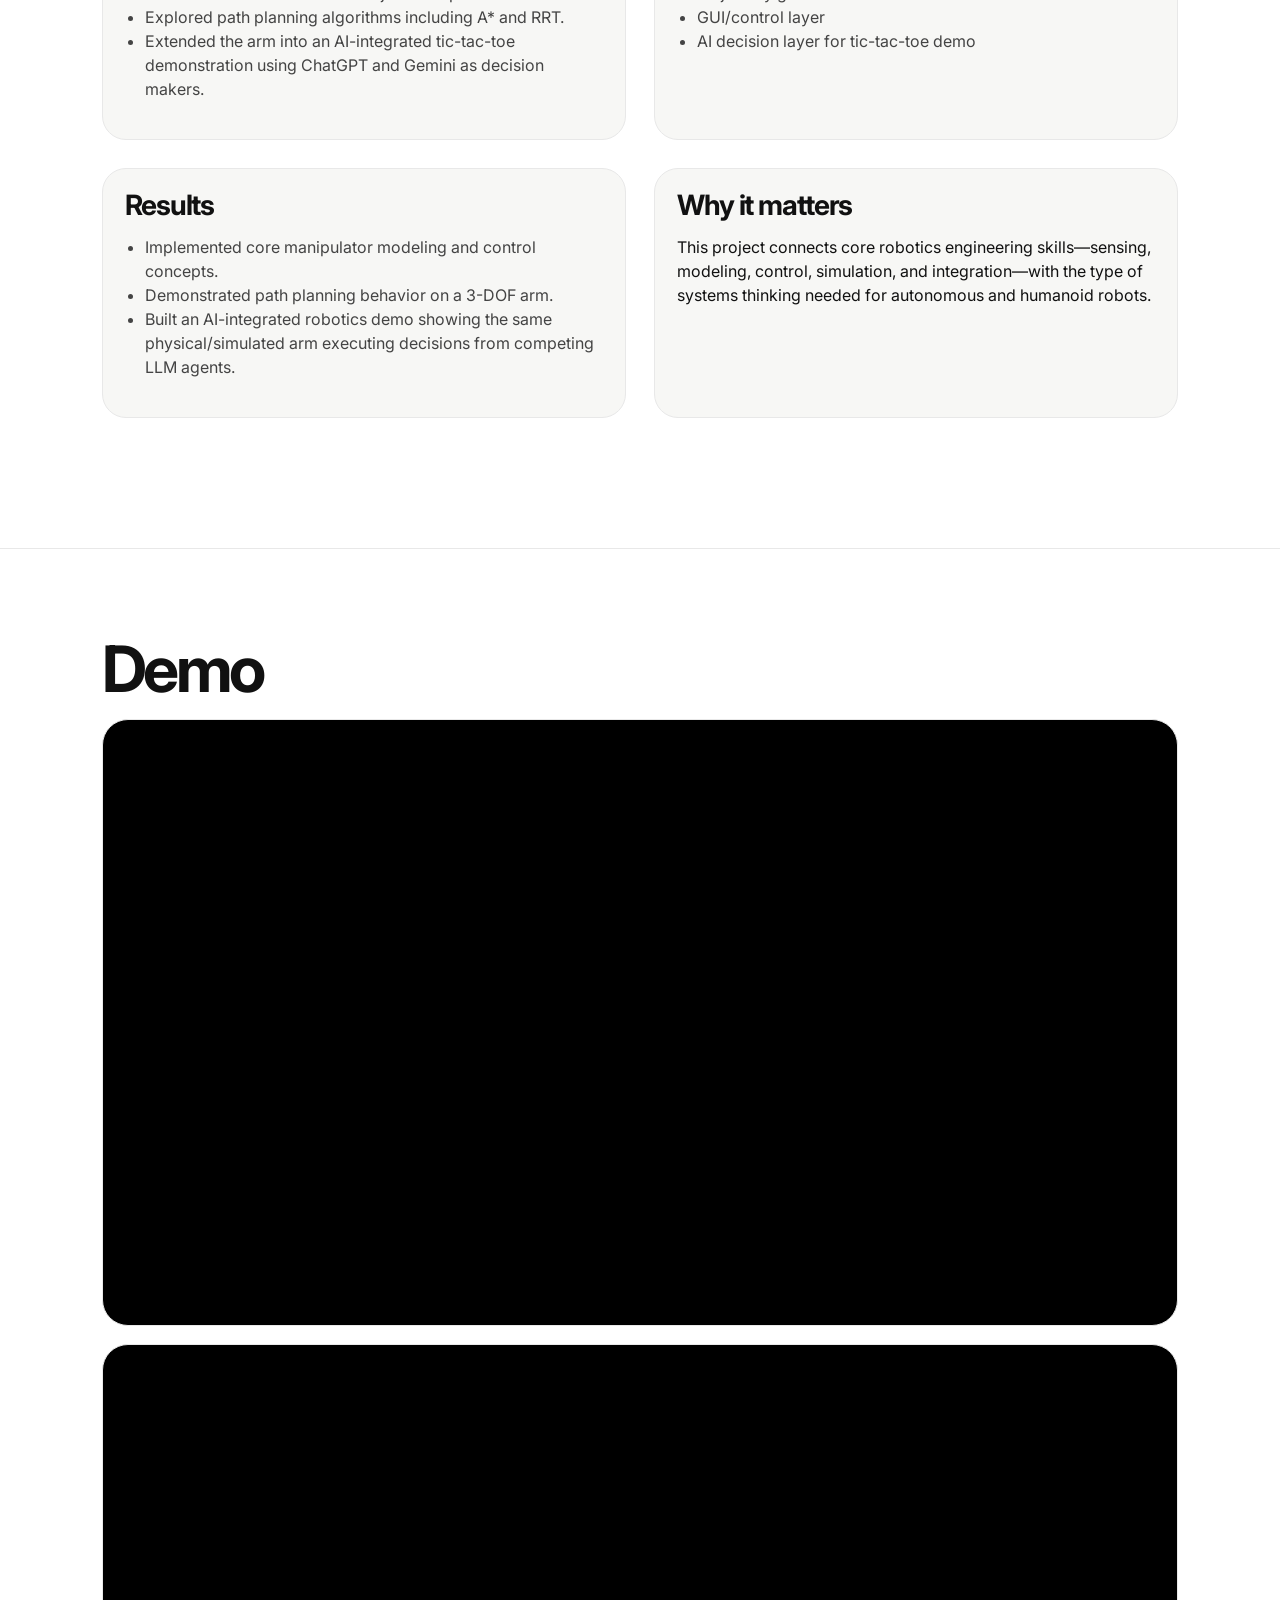
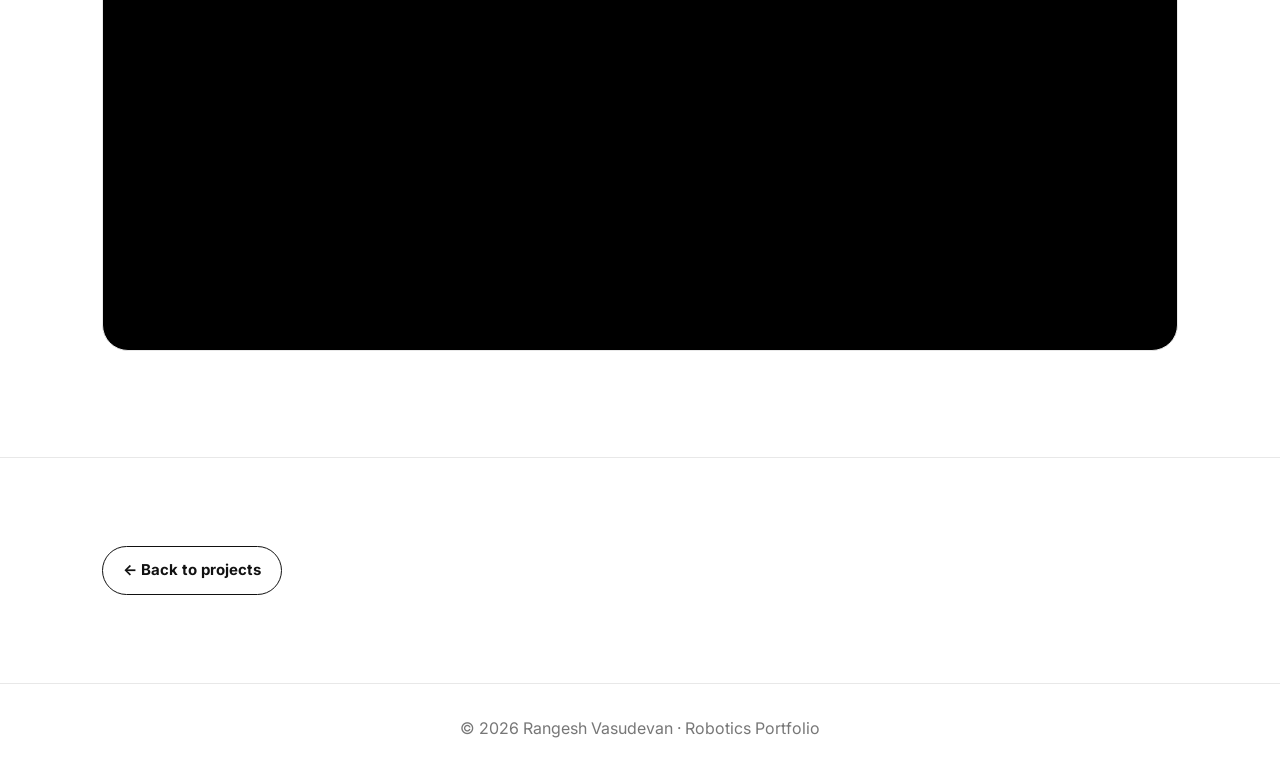
<file: projects/robotic-arm.html>
<!doctype html>
<html lang="en">
  <head>
    <meta charset="utf-8">
    <meta name="viewport" content="width=device-width, initial-scale=1">
    <title>3-DOF Robotic Arm with Path Planning and AI Integration · Rangesh Vasudevan</title>
    <meta name="description" content="A robotic arm project involving forward/inverse kinematics, path planning, MATLAB/ROS-style control, and AI-driven tic-tac-toe interaction.">
    <link rel="preconnect" href="https://fonts.googleapis.com">
    <link rel="preconnect" href="https://fonts.gstatic.com" crossorigin>
    <link href="https://fonts.googleapis.com/css2?family=Inter:wght@400;550;650;750;800&display=swap" rel="stylesheet">
    <link rel="stylesheet" href="../styles.css">
  </head>
  <body>
    <header class="nav">
      <div class="nav-inner">
        <a class="brand" href="../index.html">Rangesh Vasudevan</a>
        <nav class="nav-links">
          <a href="../index.html#projects">Projects</a>
          <a href="../index.html#experience">Experience</a>
          <a href="../index.html#publications">Publications</a>
          <a href="../assets/docs/Rangesh_Vasudevan_Resume.pdf">Resume</a>
          <a href="../index.html#contact">Contact</a>
        </nav>
      </div>
    </header>
    <main>
      <section class="project-hero container">
        <div class="eyebrow">Manipulation · Kinematics · AI Integration</div>
        <h1>3-DOF Robotic Arm with Path Planning and AI Integration</h1>
        <p>A robotic arm project involving forward/inverse kinematics, path planning, MATLAB/ROS-style control, and AI-driven tic-tac-toe interaction.</p>
        <div class="tags">
          <span class="tag">MATLAB</span>
          <span class="tag">ROS</span>
          <span class="tag">Python</span>
          <span class="tag">Kinematics</span>
          <span class="tag">Path Planning</span>
          <span class="tag">Optimization</span>
          <span class="tag">GUI</span>
        </div>
      </section>

      <div class="container">
        <img class="project-img" src="../assets/images/arm-hero.svg" alt="3-DOF Robotic Arm with Path Planning and AI Integration">
      </div>

      <section class="section">
        <div class="container">
          <div class="case-grid">
            <div class="case-box">
              <h2>Problem</h2>
              <p>Robotic manipulators require accurate kinematic models and usable control interfaces before higher-level autonomy or AI interaction can be added.</p>
            </div>
            <div class="case-box">
              <h2>Role</h2>
              <p><strong>Robotics developer</strong><br>Aug 2024 – Dec 2024</p>
            </div>
            <div class="case-box">
              <h2>My Contribution</h2>
              <ul>
                <li>Modeled forward and inverse kinematics for a 3-axis manipulator.</li>
                <li>Built an interface for interactive joint and path control.</li>
                <li>Explored path planning algorithms including A* and RRT.</li>
                <li>Extended the arm into an AI-integrated tic-tac-toe demonstration using ChatGPT and Gemini as decision makers.</li>
              </ul>
            </div>
            <div class="case-box">
              <h2>System Architecture</h2>
              <ul>
                <li>Manipulator model</li>
                <li>Kinematic solver</li>
                <li>Trajectory generation</li>
                <li>GUI/control layer</li>
                <li>AI decision layer for tic-tac-toe demo</li>
              </ul>
            </div>
            <div class="case-box">
              <h2>Results</h2>
              <ul>
                <li>Implemented core manipulator modeling and control concepts.</li>
                <li>Demonstrated path planning behavior on a 3-DOF arm.</li>
                <li>Built an AI-integrated robotics demo showing the same physical/simulated arm executing decisions from competing LLM agents.</li>
              </ul>
            </div>
            <div class="case-box">
              <h2>Why it matters</h2>
              <p>This project connects core robotics engineering skills—sensing, modeling, control, simulation, and integration—with the type of systems thinking needed for autonomous and humanoid robots.</p>
            </div>
          </div>
        </div>
      </section>

      <section class="section">
        <div class="container">
          <h2>Demo</h2>
          <div class="video">
            <iframe
              src="https://www.youtube.com/embed/q059dLFg1Xs"
              title="3-DOF Robotic Arm Path Planning"
              allow="accelerometer; autoplay; clipboard-write; encrypted-media; gyroscope; picture-in-picture; web-share"
              allowfullscreen>
            </iframe>
          </div>
          <div class="video">
            <iframe
              src="https://www.youtube.com/embed/XSvYT5Bmkh8"
              title="3-DOF Robotic Arm Tic-Tac-Toe: ChatGPT vs Gemini"
              allow="accelerometer; autoplay; clipboard-write; encrypted-media; gyroscope; picture-in-picture; web-share"
              allowfullscreen>
            </iframe>
          </div>
        </div>
      </section>
      <section class="section">
        <div class="container">
          <a class="btn" href="../index.html#projects">← Back to projects</a>
        </div>
      </section>
    </main>
    <footer class="footer">© 2026 Rangesh Vasudevan · Robotics Portfolio</footer>
  </body>
</html>
</file>
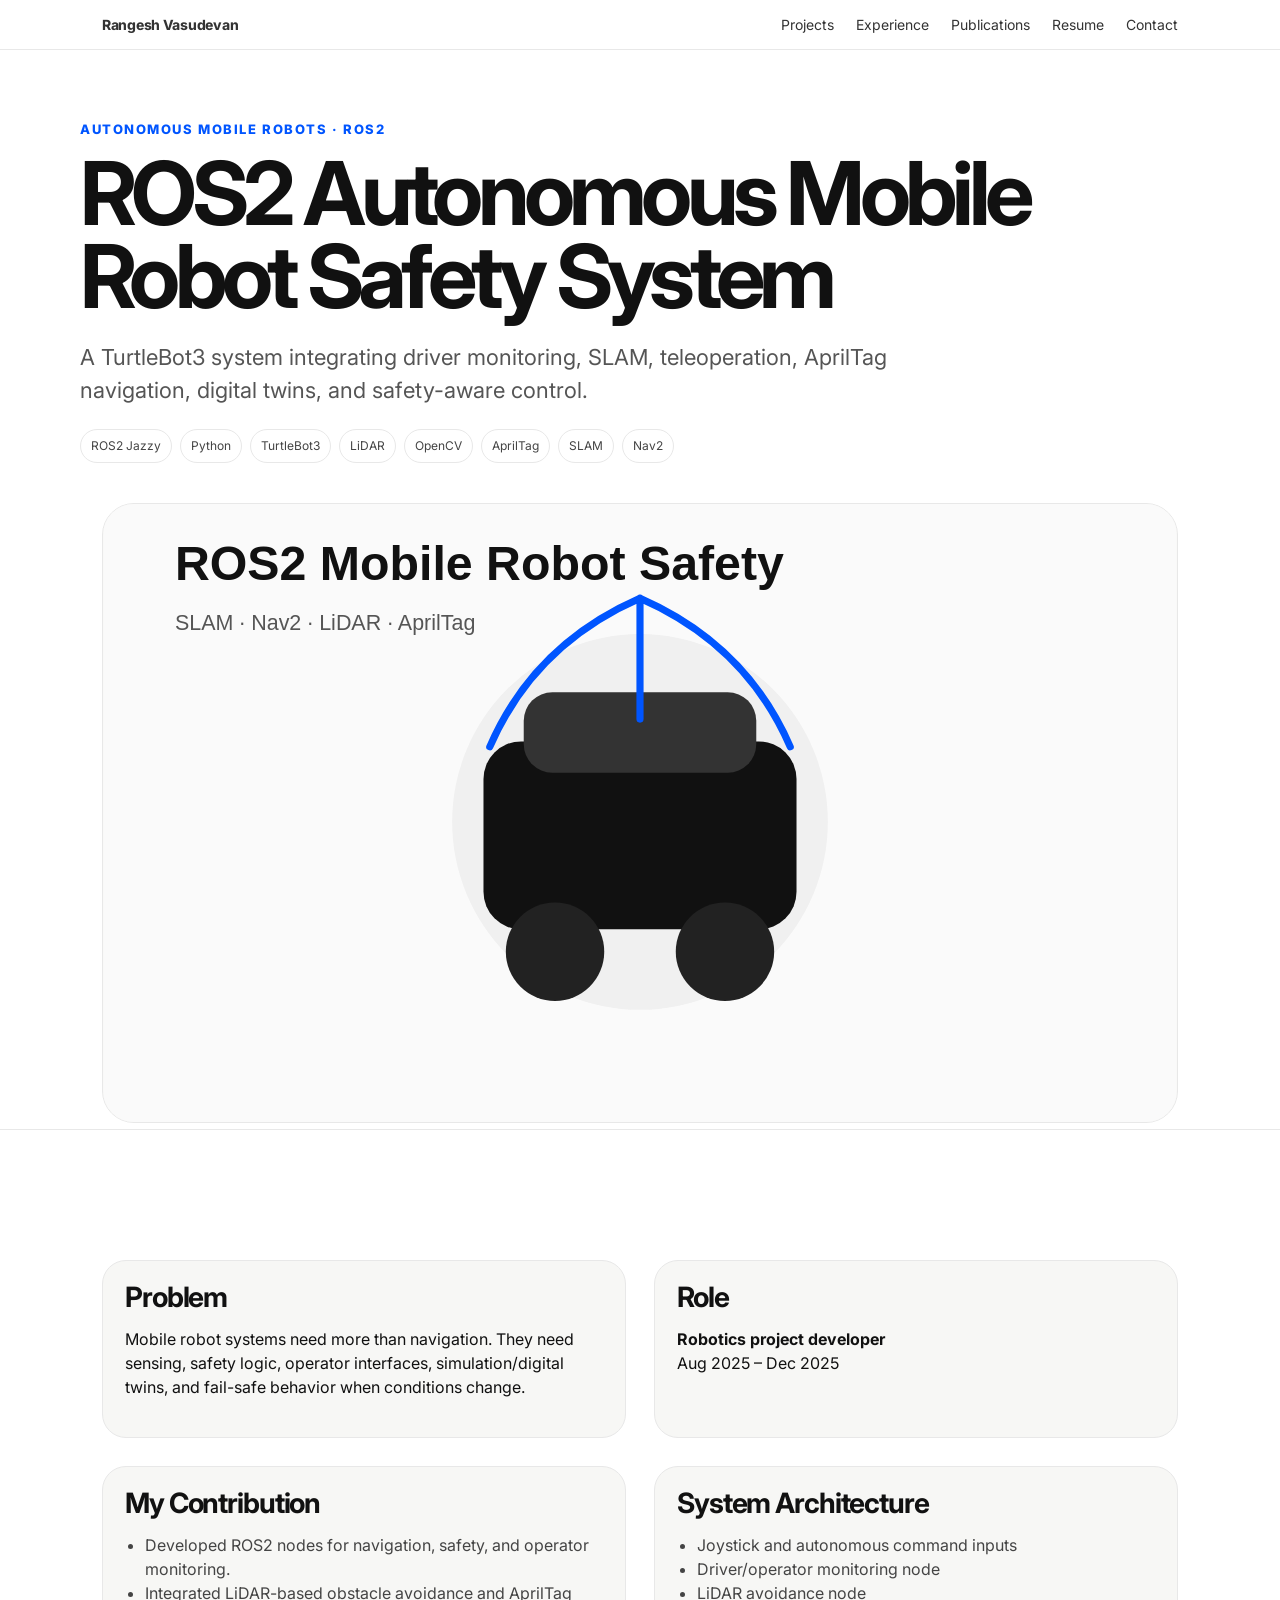
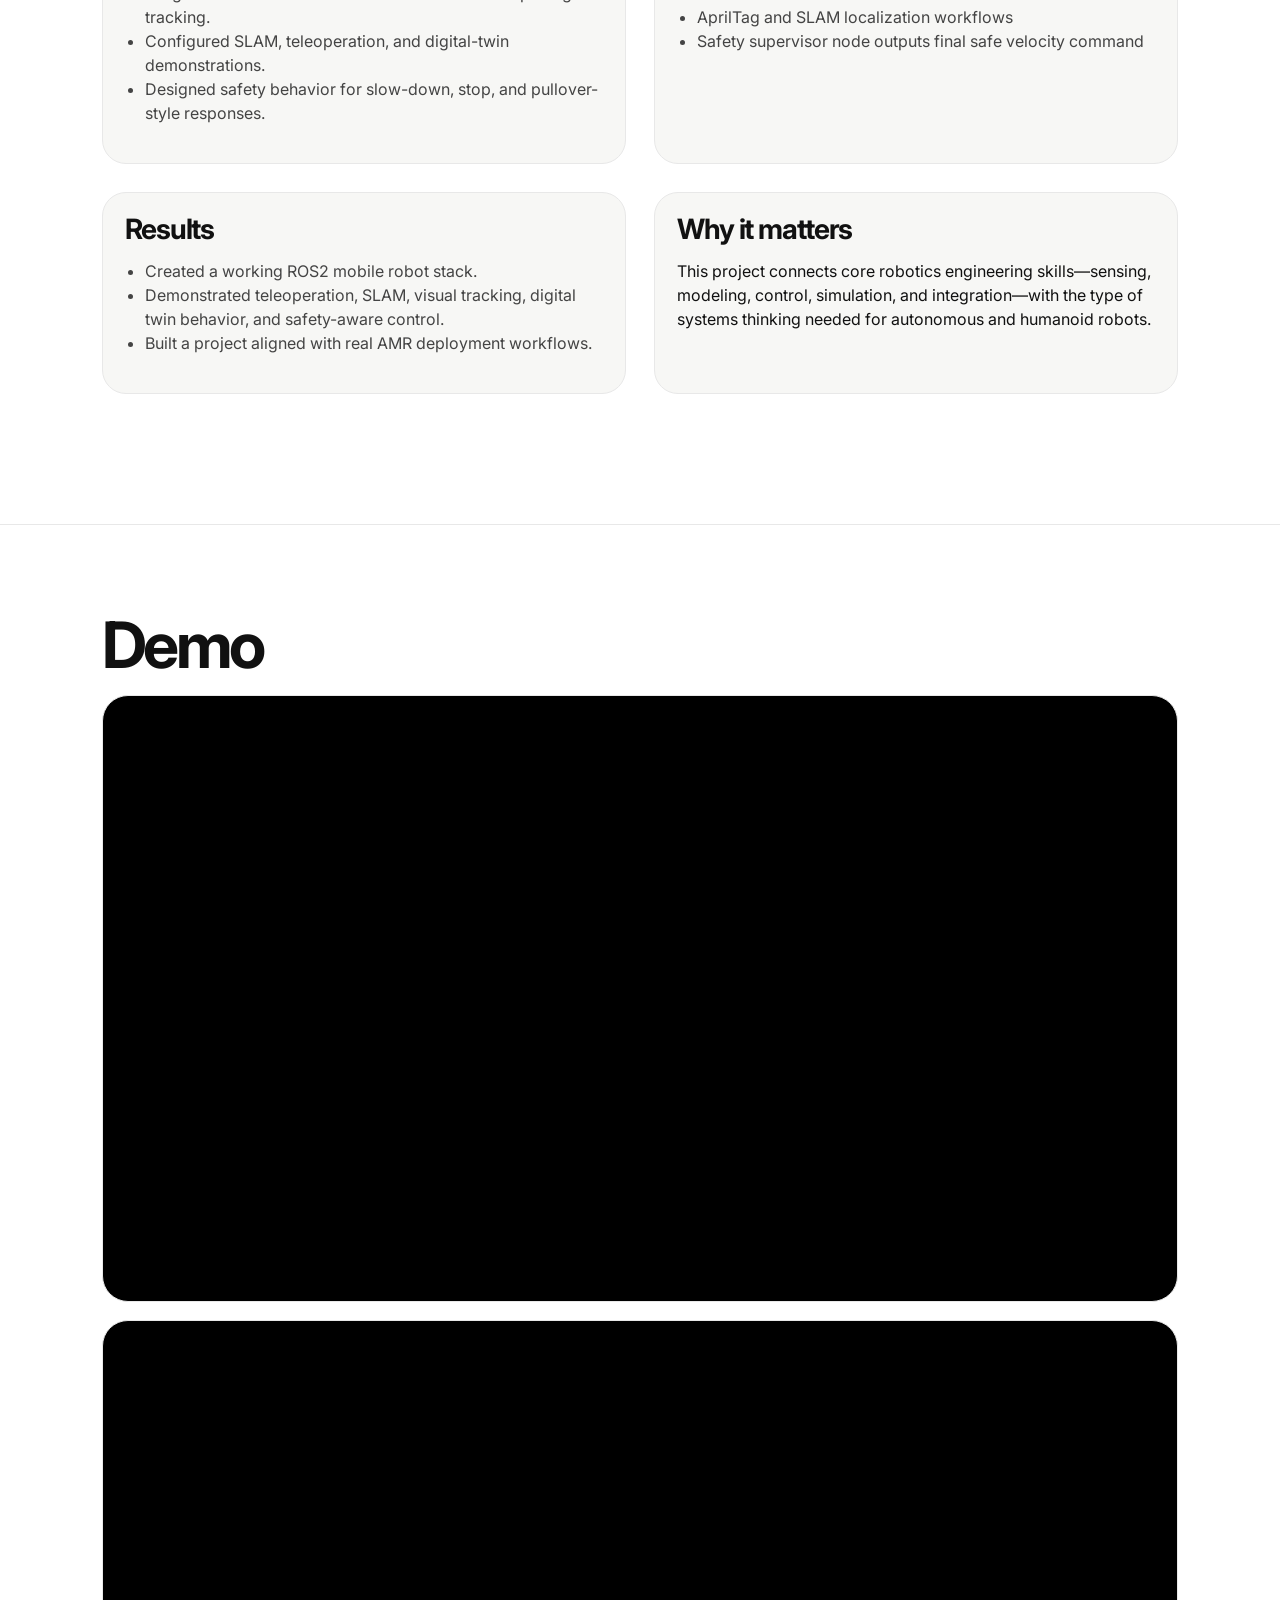
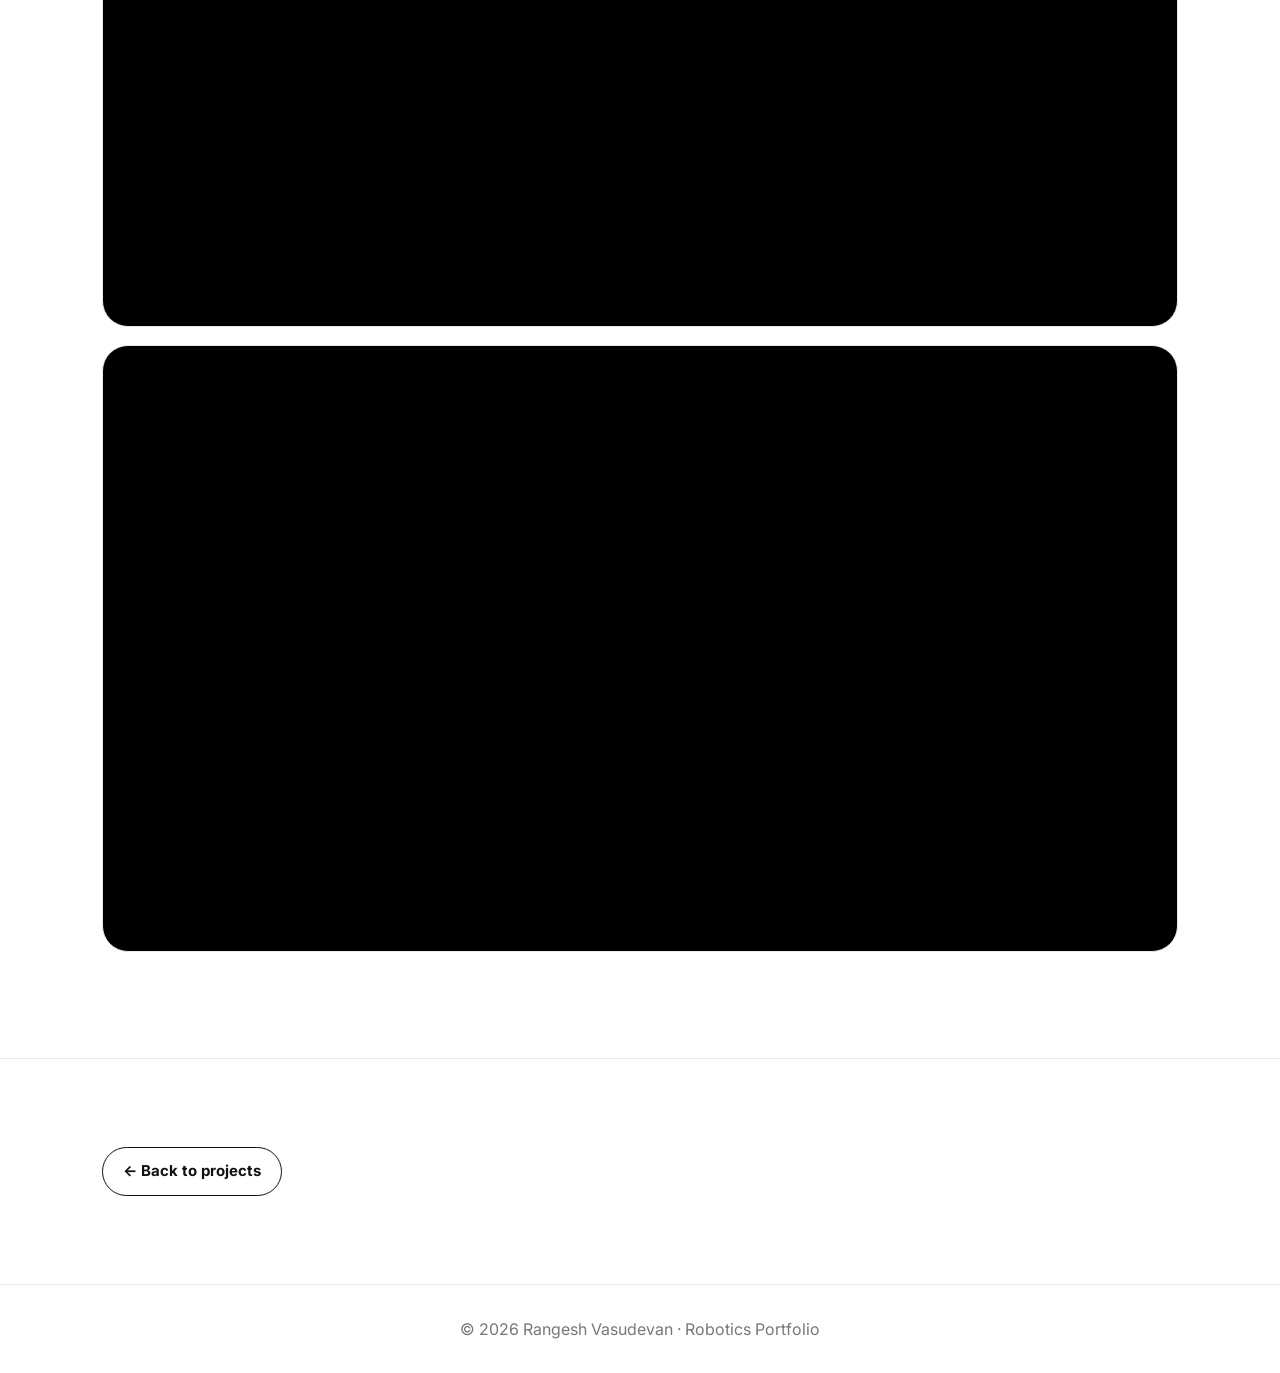
<file: projects/ros2-turtlebot-safety.html>
<!doctype html>
<html lang="en">
  <head>
    <meta charset="utf-8">
    <meta name="viewport" content="width=device-width, initial-scale=1">
    <title>ROS2 Autonomous Mobile Robot Safety System · Rangesh Vasudevan</title>
    <meta name="description" content="A TurtleBot3 system integrating driver monitoring, SLAM, teleoperation, AprilTag navigation, digital twins, and safety-aware control.">
    <link rel="preconnect" href="https://fonts.googleapis.com">
    <link rel="preconnect" href="https://fonts.gstatic.com" crossorigin>
    <link href="https://fonts.googleapis.com/css2?family=Inter:wght@400;550;650;750;800&display=swap" rel="stylesheet">
    <link rel="stylesheet" href="../styles.css">
  </head>
  <body>
    <header class="nav">
      <div class="nav-inner">
        <a class="brand" href="../index.html">Rangesh Vasudevan</a>
        <nav class="nav-links">
          <a href="../index.html#projects">Projects</a>
          <a href="../index.html#experience">Experience</a>
          <a href="../index.html#publications">Publications</a>
          <a href="../assets/docs/Rangesh_Vasudevan_Resume.pdf">Resume</a>
          <a href="../index.html#contact">Contact</a>
        </nav>
      </div>
    </header>
    <main>
      <section class="project-hero container">
        <div class="eyebrow">Autonomous Mobile Robots · ROS2</div>
        <h1>ROS2 Autonomous Mobile Robot Safety System</h1>
        <p>A TurtleBot3 system integrating driver monitoring, SLAM, teleoperation, AprilTag navigation, digital twins, and safety-aware control.</p>
        <div class="tags">
          <span class="tag">ROS2 Jazzy</span>
          <span class="tag">Python</span>
          <span class="tag">TurtleBot3</span>
          <span class="tag">LiDAR</span>
          <span class="tag">OpenCV</span>
          <span class="tag">AprilTag</span>
          <span class="tag">SLAM</span>
          <span class="tag">Nav2</span>
        </div>
      </section>

      <div class="container">
        <img class="project-img" src="../assets/images/turtlebot-hero.svg" alt="ROS2 Autonomous Mobile Robot Safety System">
      </div>

      <section class="section">
        <div class="container">
          <div class="case-grid">
            <div class="case-box">
              <h2>Problem</h2>
              <p>Mobile robot systems need more than navigation. They need sensing, safety logic, operator interfaces, simulation/digital twins, and fail-safe behavior when conditions change.</p>
            </div>
            <div class="case-box">
              <h2>Role</h2>
              <p><strong>Robotics project developer</strong><br>Aug 2025 – Dec 2025</p>
            </div>
            <div class="case-box">
              <h2>My Contribution</h2>
              <ul>
                <li>Developed ROS2 nodes for navigation, safety, and operator monitoring.</li>
                <li>Integrated LiDAR-based obstacle avoidance and AprilTag tracking.</li>
                <li>Configured SLAM, teleoperation, and digital-twin demonstrations.</li>
                <li>Designed safety behavior for slow-down, stop, and pullover-style responses.</li>
              </ul>
            </div>
            <div class="case-box">
              <h2>System Architecture</h2>
              <ul>
                <li>Joystick and autonomous command inputs</li>
                <li>Driver/operator monitoring node</li>
                <li>LiDAR avoidance node</li>
                <li>AprilTag and SLAM localization workflows</li>
                <li>Safety supervisor node outputs final safe velocity command</li>
              </ul>
            </div>
            <div class="case-box">
              <h2>Results</h2>
              <ul>
                <li>Created a working ROS2 mobile robot stack.</li>
                <li>Demonstrated teleoperation, SLAM, visual tracking, digital twin behavior, and safety-aware control.</li>
                <li>Built a project aligned with real AMR deployment workflows.</li>
              </ul>
            </div>
            <div class="case-box">
              <h2>Why it matters</h2>
              <p>This project connects core robotics engineering skills—sensing, modeling, control, simulation, and integration—with the type of systems thinking needed for autonomous and humanoid robots.</p>
            </div>
          </div>
        </div>
      </section>

      <section class="section">
        <div class="container">
          <h2>Demo</h2>
          <div class="video">
            <iframe
              src="https://www.youtube.com/embed/LZMdrNEaGCM"
              title="Driver Monitoring for Teleoperated TurtleBot"
              allow="accelerometer; autoplay; clipboard-write; encrypted-media; gyroscope; picture-in-picture; web-share"
              allowfullscreen>
            </iframe>
          </div>
          <div class="video">
            <iframe
              src="https://www.youtube.com/embed/QGc79teyEWo"
              title="TurtleBot AprilTag Navigation and Digital Twin"
              allow="accelerometer; autoplay; clipboard-write; encrypted-media; gyroscope; picture-in-picture; web-share"
              allowfullscreen>
            </iframe>
          </div>
          <div class="video">
            <iframe
              src="https://www.youtube.com/embed/oWcKcTwGLpc"
              title="TurtleBot Digital Twin, SLAM, and Teleoperation"
              allow="accelerometer; autoplay; clipboard-write; encrypted-media; gyroscope; picture-in-picture; web-share"
              allowfullscreen>
            </iframe>
          </div>
        </div>
      </section>
      <section class="section">
        <div class="container">
          <a class="btn" href="../index.html#projects">← Back to projects</a>
        </div>
      </section>
    </main>
    <footer class="footer">© 2026 Rangesh Vasudevan · Robotics Portfolio</footer>
  </body>
</html>
</file>
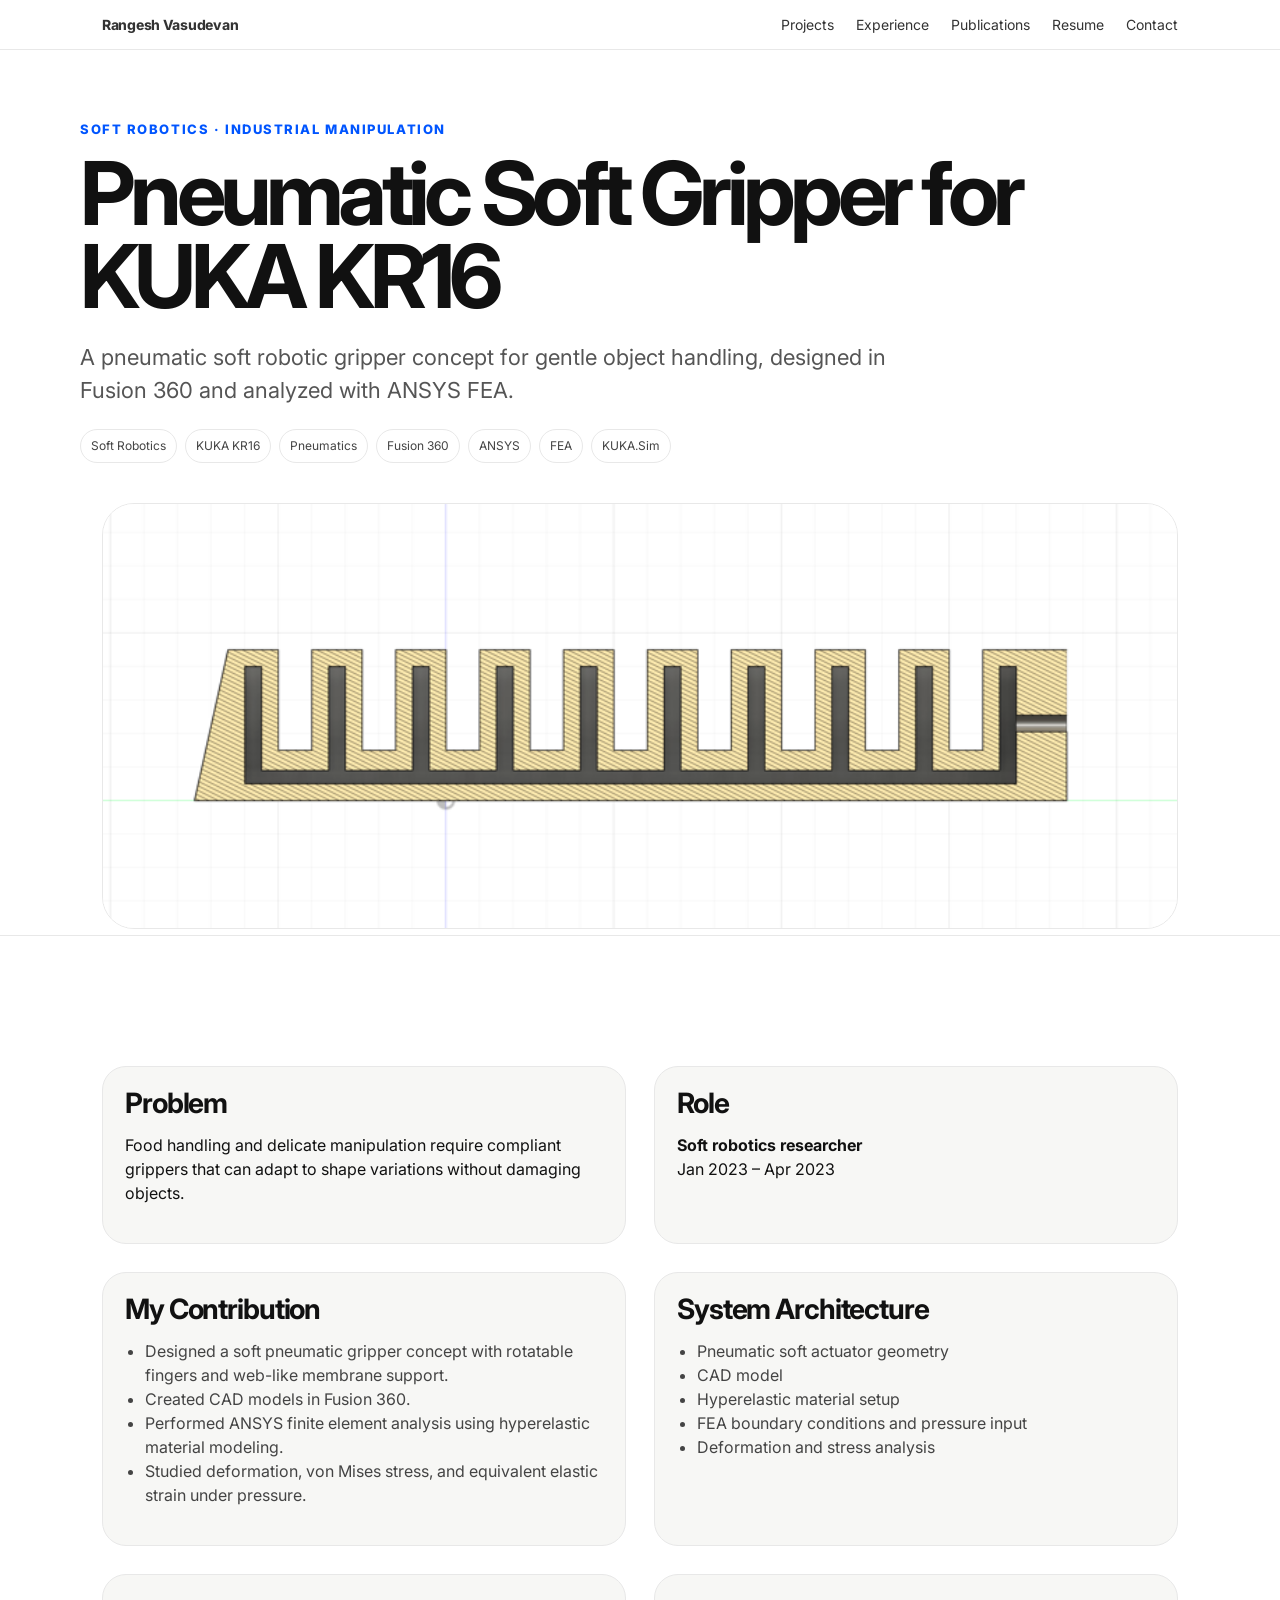
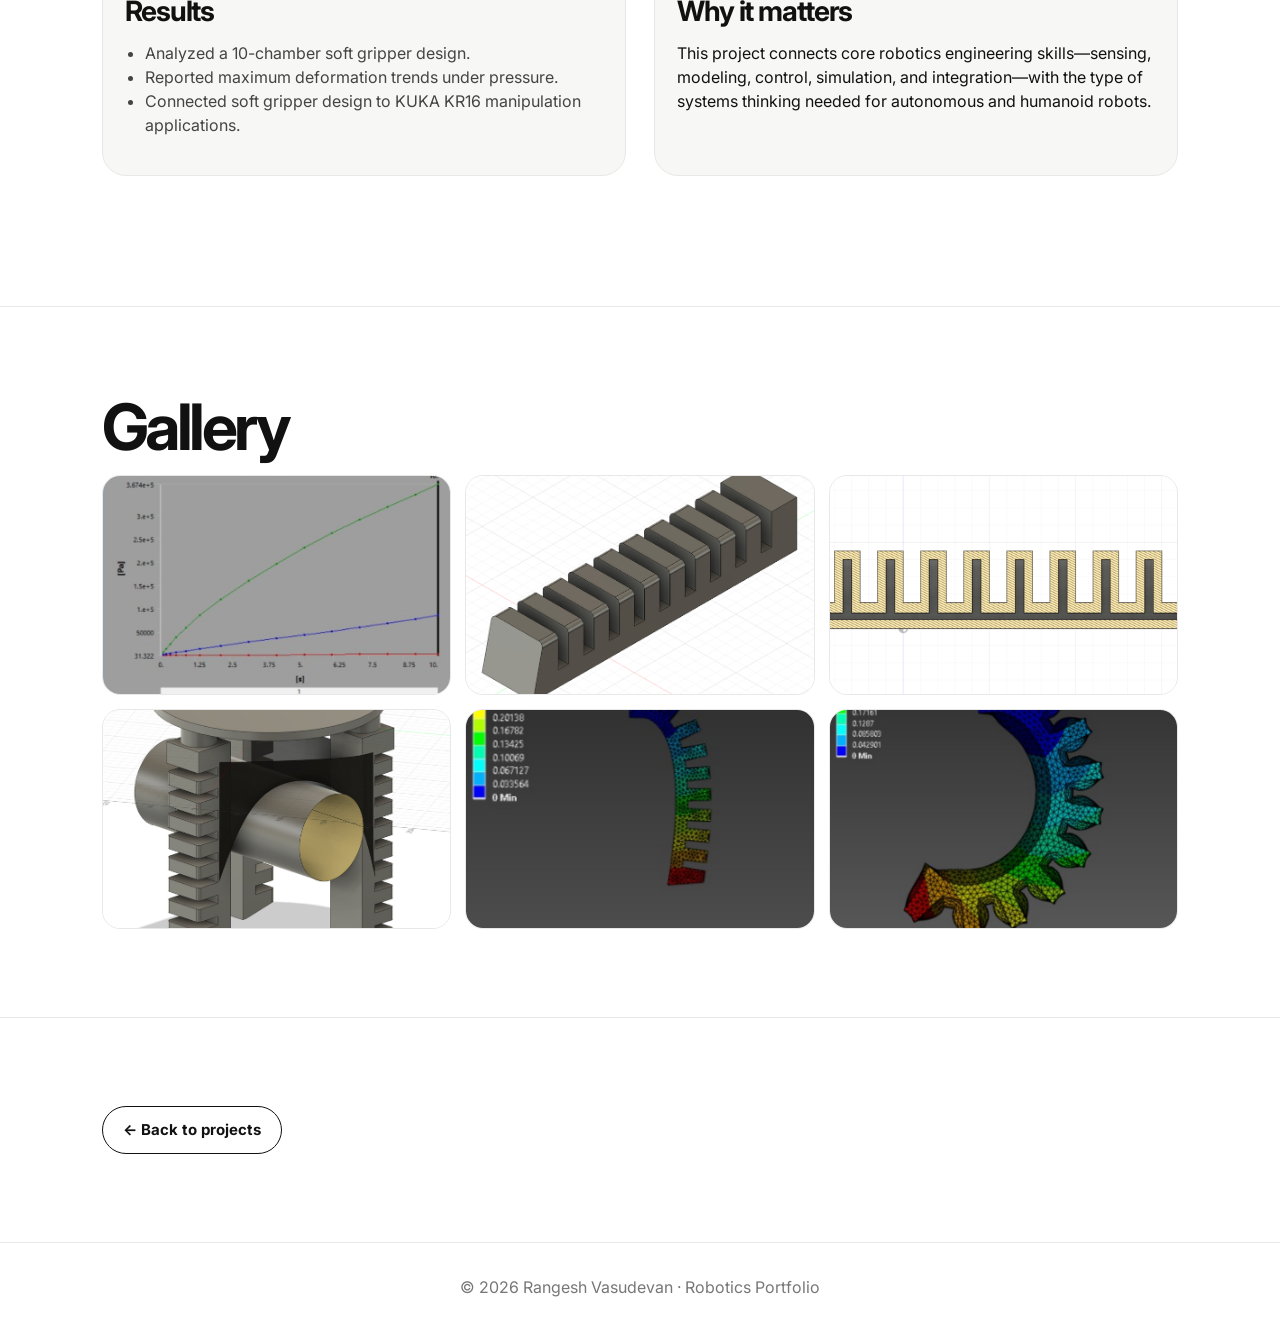
<file: projects/soft-gripper-kuka.html>
<!doctype html>
<html lang="en">
  <head>
    <meta charset="utf-8">
    <meta name="viewport" content="width=device-width, initial-scale=1">
    <title>Pneumatic Soft Gripper for KUKA KR16 · Rangesh Vasudevan</title>
    <meta name="description" content="A pneumatic soft robotic gripper concept for gentle object handling, designed in Fusion 360 and analyzed with ANSYS FEA.">
    <link rel="preconnect" href="https://fonts.googleapis.com">
    <link rel="preconnect" href="https://fonts.gstatic.com" crossorigin>
    <link href="https://fonts.googleapis.com/css2?family=Inter:wght@400;550;650;750;800&display=swap" rel="stylesheet">
    <link rel="stylesheet" href="../styles.css">
  </head>
  <body>
    <header class="nav">
      <div class="nav-inner">
        <a class="brand" href="../index.html">Rangesh Vasudevan</a>
        <nav class="nav-links">
          <a href="../index.html#projects">Projects</a>
          <a href="../index.html#experience">Experience</a>
          <a href="../index.html#publications">Publications</a>
          <a href="../assets/docs/Rangesh_Vasudevan_Resume.pdf">Resume</a>
          <a href="../index.html#contact">Contact</a>
        </nav>
      </div>
    </header>
    <main>
      <section class="project-hero container">
        <div class="eyebrow">Soft Robotics · Industrial Manipulation</div>
        <h1>Pneumatic Soft Gripper for KUKA KR16</h1>
        <p>A pneumatic soft robotic gripper concept for gentle object handling, designed in Fusion 360 and analyzed with ANSYS FEA.</p>
        <div class="tags">
          <span class="tag">Soft Robotics</span>
          <span class="tag">KUKA KR16</span>
          <span class="tag">Pneumatics</span>
          <span class="tag">Fusion 360</span>
          <span class="tag">ANSYS</span>
          <span class="tag">FEA</span>
          <span class="tag">KUKA.Sim</span>
        </div>
      </section>

      <div class="container">
        <img class="project-img" src="../assets/images/soft-gripper-3.png" alt="Pneumatic Soft Gripper for KUKA KR16">
      </div>

      <section class="section">
        <div class="container">
          <div class="case-grid">
            <div class="case-box">
              <h2>Problem</h2>
              <p>Food handling and delicate manipulation require compliant grippers that can adapt to shape variations without damaging objects.</p>
            </div>
            <div class="case-box">
              <h2>Role</h2>
              <p><strong>Soft robotics researcher</strong><br>Jan 2023 – Apr 2023</p>
            </div>
            <div class="case-box">
              <h2>My Contribution</h2>
              <ul>
                <li>Designed a soft pneumatic gripper concept with rotatable fingers and web-like membrane support.</li>
                <li>Created CAD models in Fusion 360.</li>
                <li>Performed ANSYS finite element analysis using hyperelastic material modeling.</li>
                <li>Studied deformation, von Mises stress, and equivalent elastic strain under pressure.</li>
              </ul>
            </div>
            <div class="case-box">
              <h2>System Architecture</h2>
              <ul>
                <li>Pneumatic soft actuator geometry</li>
                <li>CAD model</li>
                <li>Hyperelastic material setup</li>
                <li>FEA boundary conditions and pressure input</li>
                <li>Deformation and stress analysis</li>
              </ul>
            </div>
            <div class="case-box">
              <h2>Results</h2>
              <ul>
                <li>Analyzed a 10-chamber soft gripper design.</li>
                <li>Reported maximum deformation trends under pressure.</li>
                <li>Connected soft gripper design to KUKA KR16 manipulation applications.</li>
              </ul>
            </div>
            <div class="case-box">
              <h2>Why it matters</h2>
              <p>This project connects core robotics engineering skills—sensing, modeling, control, simulation, and integration—with the type of systems thinking needed for autonomous and humanoid robots.</p>
            </div>
          </div>
        </div>
      </section>

      <section class="section">
        <div class="container">
          <h2>Gallery</h2>
          <div class="gallery">
            <img src="../assets/images/soft-gripper-1.png" alt="Pneumatic Soft Gripper for KUKA KR16 image">
            <img src="../assets/images/soft-gripper-2.png" alt="Pneumatic Soft Gripper for KUKA KR16 image">
            <img src="../assets/images/soft-gripper-3.png" alt="Pneumatic Soft Gripper for KUKA KR16 image">
            <img src="../assets/images/soft-gripper-5.png" alt="Pneumatic Soft Gripper for KUKA KR16 image">
            <img src="../assets/images/soft-gripper-6.png" alt="Pneumatic Soft Gripper for KUKA KR16 image">
            <img src="../assets/images/soft-gripper-7.png" alt="Pneumatic Soft Gripper for KUKA KR16 image">
          </div>
        </div>
      </section>
      <section class="section">
        <div class="container">
          <a class="btn" href="../index.html#projects">← Back to projects</a>
        </div>
      </section>
    </main>
    <footer class="footer">© 2026 Rangesh Vasudevan · Robotics Portfolio</footer>
  </body>
</html>
</file>
<file: styles.css>
:root {
  --bg: #ffffff;
  --ink: #111111;
  --muted: #666666;
  --line: #e8e8e8;
  --panel: #f7f7f5;
  --accent: #0055ff;
  --max: 1120px;
}

* { box-sizing: border-box; }
html { scroll-behavior: smooth; }
body {
  margin: 0;
  font-family: Inter, -apple-system, BlinkMacSystemFont, "Segoe UI", sans-serif;
  background: var(--bg);
  color: var(--ink);
  line-height: 1.5;
}
a { color: inherit; text-decoration: none; }
.nav {
  position: sticky; top: 0; z-index: 10;
  background: rgba(255, 255, 255, 0.82);
  backdrop-filter: blur(16px);
  border-bottom: 1px solid var(--line);
}
.nav-inner {
  max-width: var(--max); margin: auto; padding: 14px 22px;
  display: flex; align-items: center; justify-content: space-between;
}
.brand { font-weight: 750; letter-spacing: -0.02em; }
.nav-links { display: flex; gap: 22px; align-items: center; }
.nav a { font-size: 14px; color: #333; }
.nav a:hover { color: var(--accent); }
.container { max-width: var(--max); margin: auto; padding: 0 22px; }
.hero { padding: 86px 0 56px; text-align: center; }
.kicker, .eyebrow {
  font-size: 13px; text-transform: uppercase; letter-spacing: 0.12em;
  color: var(--accent); font-weight: 800;
}
.hero h1 {
  font-size: clamp(50px, 8vw, 106px); line-height: 0.95;
  letter-spacing: -0.07em; margin: 18px 0 22px;
}
.hero p {
  font-size: clamp(20px, 3vw, 32px); max-width: 870px; margin: 0 auto;
  color: #333; letter-spacing: -0.035em;
}
.buttons { margin-top: 34px; display: flex; gap: 14px; justify-content: center; flex-wrap: wrap; }
.btn {
  display: inline-flex; align-items: center; justify-content: center;
  border: 1px solid var(--ink); border-radius: 999px;
  padding: 12px 20px; font-weight: 700; font-size: 15px;
}
.btn.primary { background: var(--ink); color: #fff; }
.btn:hover { transform: translateY(-1px); }
.hero-media {
  margin: 52px auto 0; max-width: 1050px; border-radius: 34px; overflow: hidden;
  background: var(--panel); border: 1px solid var(--line);
  box-shadow: 0 20px 70px rgba(0, 0, 0, 0.08);
}
.hero-media img { width: 100%; display: block; }
.section { padding: 88px 0; border-top: 1px solid var(--line); }
.section h2 {
  font-size: clamp(34px, 5vw, 64px); letter-spacing: -0.055em;
  line-height: 1; margin: 0 0 16px;
}
.section-lead { font-size: 20px; color: var(--muted); max-width: 760px; margin: 0 0 36px; }
.grid { display: grid; grid-template-columns: repeat(2, 1fr); gap: 22px; }
.card {
  background: var(--panel); border: 1px solid var(--line); border-radius: 28px;
  overflow: hidden; transition: 0.2s; display: block;
}
.card:hover { transform: translateY(-3px); box-shadow: 0 18px 48px rgba(0, 0, 0, 0.08); }
.card img { width: 100%; height: 260px; object-fit: cover; background: #eee; display: block; }
.card-body { padding: 26px; }
.card h3 { font-size: 27px; line-height: 1.05; letter-spacing: -0.04em; margin: 10px 0; }
.card p { color: var(--muted); margin: 0 0 20px; }
.tags { display: flex; gap: 8px; flex-wrap: wrap; margin-top: 18px; }
.tag { font-size: 12px; background: #fff; border: 1px solid var(--line); border-radius: 999px; padding: 7px 10px; color: #444; }
.about { display: grid; grid-template-columns: 1.1fr 0.9fr; gap: 48px; align-items: start; }
.about p { font-size: 21px; color: #333; letter-spacing: -0.02em; }
.skill-groups { display: grid; grid-template-columns: repeat(2, 1fr); gap: 16px; }
.skill, .item, .case-box { border: 1px solid var(--line); border-radius: 24px; padding: 22px; background: var(--panel); }
.skill h3, .item h3 { margin: 0 0 10px; }
.skill p, .item p { color: var(--muted); margin: 0; }
.timeline, .pubs { display: grid; gap: 14px; }
.meta { color: var(--muted); font-size: 15px; margin-top: 4px; }
.contact { background: #111; color: #fff; border-radius: 34px; padding: 50px; text-align: center; }
.contact p { color: #cfcfcf; }
.contact .btn { border-color: #fff; }
.contact .primary { background: #fff; color: #111; }
.footer { padding: 32px 22px; color: #777; text-align: center; border-top: 1px solid var(--line); }
.project-hero { padding: 70px 0 40px; }
.project-hero h1 { font-size: clamp(42px, 7vw, 88px); line-height: 0.95; letter-spacing: -0.065em; margin: 12px 0; }
.project-hero p { font-size: 22px; color: #555; max-width: 850px; }
.project-img { width: 100%; border-radius: 32px; border: 1px solid var(--line); background: var(--panel); max-height: 620px; object-fit: cover; }
.case-grid { display: grid; grid-template-columns: 1fr 1fr; gap: 28px; margin: 42px 0; }
.case-box h2 { font-size: 28px; letter-spacing: -0.04em; margin: 0 0 12px; }
.case-box ul { padding-left: 20px; color: #444; }
.video { position: relative; padding-top: 56.25%; border-radius: 26px; overflow: hidden; background: #000; border: 1px solid var(--line); margin: 18px 0; }
.video iframe { position: absolute; inset: 0; width: 100%; height: 100%; border: 0; }
.gallery { display: grid; grid-template-columns: repeat(3, 1fr); gap: 14px; }
.gallery img { width: 100%; height: 220px; object-fit: cover; border-radius: 18px; border: 1px solid var(--line); background: #f4f4f4; }
@media (max-width: 800px) {
  .nav-links { display: none; }
  .hero { padding-top: 58px; }
  .grid, .about, .case-grid, .skill-groups, .gallery { grid-template-columns: 1fr; }
  .card img { height: 220px; }
  .section { padding: 62px 0; }
  .contact { padding: 36px 22px; }
  .hero h1 { letter-spacing: -0.05em; }
}
/* Clickable publication cards */

.publication-card {
  display: block;
  color: inherit;
  text-decoration: none;
  transition: transform 0.2s ease, box-shadow 0.2s ease;
}

.publication-card:hover {
  transform: translateY(-3px);
  box-shadow: 0 16px 40px rgba(0, 0, 0, 0.08);
}

.publication-card h3 {
  transition: color 0.2s ease;
}

.publication-card:hover h3 {
  color: var(--accent);
}
</file>
